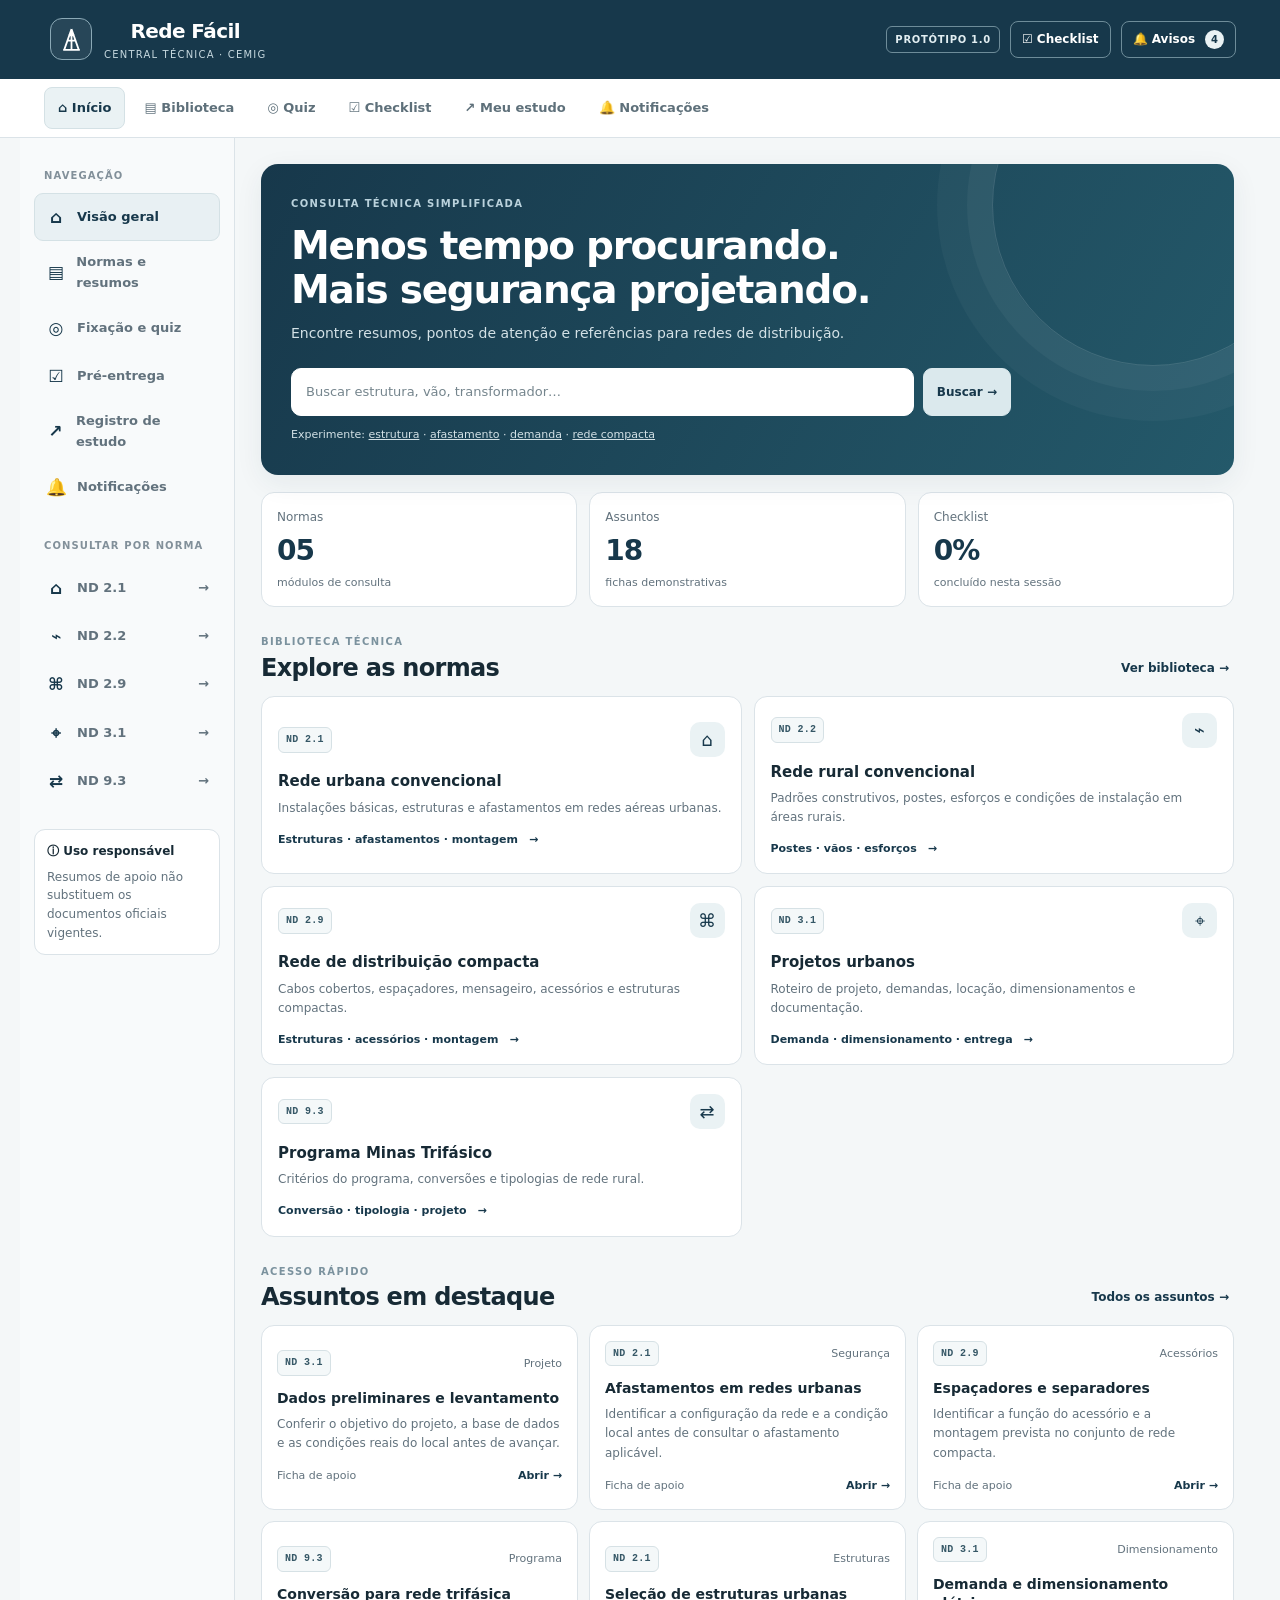
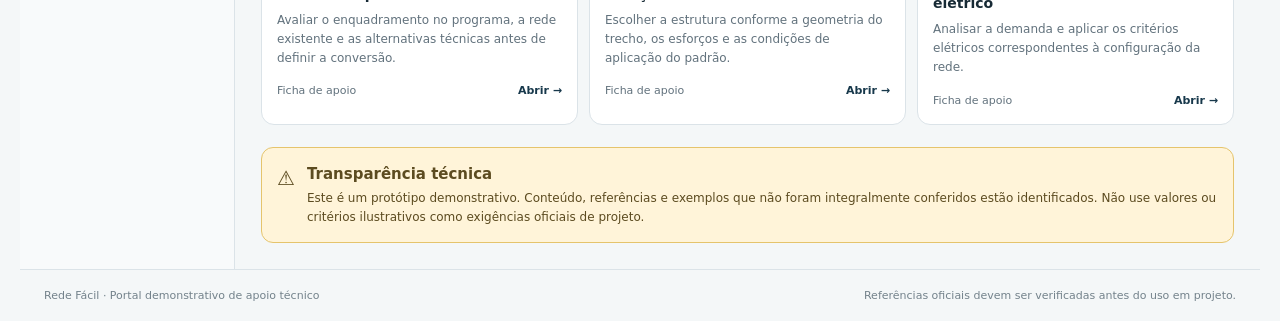
<file: public/index.html>
<!doctype html>
<html lang="pt-BR">
<head>
<meta charset="utf-8">
<meta name="viewport" content="width=device-width, initial-scale=1">
<meta name="description" content="Rede Fácil — portal de apoio técnico para projetos de redes de distribuição CEMIG.">
<title>Rede Fácil | Central Técnica CEMIG</title>
<style>
:root{--navy:#17384b;--navy2:#214e62;--teal:#2f7d79;--ink:#172a35;--muted:#62727d;--line:#dbe3e8;--bg:#f4f7f8;--white:#fff;--pale:#eaf2f4;--amber:#fff4d9;--amberline:#e5c46c;--green:#e8f5ee;--shadow:0 8px 28px rgba(25,55,70,.07)}
*{box-sizing:border-box}html{scroll-behavior:smooth}body{margin:0;background:var(--bg);color:var(--ink);font:15px/1.55 Inter,ui-sans-serif,system-ui,-apple-system,"Segoe UI",sans-serif}button,input,select,textarea{font:inherit}button{cursor:pointer}a{color:inherit}button:focus-visible,a:focus-visible,input:focus-visible,select:focus-visible,textarea:focus-visible{outline:3px solid #82b8c2;outline-offset:2px}
.topbar{background:var(--navy);color:#fff}.topinner{max-width:1240px;margin:auto;padding:15px 24px;display:flex;align-items:center;justify-content:space-between;gap:18px}.brand{display:flex;align-items:center;gap:12px;text-decoration:none;border:0;background:transparent;color:#fff;cursor:pointer}.brandmark{width:42px;height:42px;border:1px solid #8ba9b6;border-radius:12px;display:grid;place-items:center;background:#ffffff12}.brandmark svg{width:25px;height:25px}.brandname{font-size:20px;font-weight:800;letter-spacing:-.6px}.branddesc{font-size:10px;color:#c6d8df;letter-spacing:1.2px}.topright{display:flex;align-items:center;gap:10px}.version{font-size:10px;letter-spacing:.7px;font-weight:800;border:1px solid #6e8c99;padding:5px 8px;border-radius:6px;color:#e1edf1}.toplink{border:1px solid #6e8c99;background:transparent;color:#fff;padding:8px 11px;border-radius:8px;font-size:12px;font-weight:700;display:inline-flex;align-items:center;gap:6px;cursor:pointer;transition:.15s}.toplink:hover{background:#ffffff1a}
.navwrap{background:#fff;border-bottom:1px solid var(--line);position:sticky;top:0;z-index:10}.nav{max-width:1240px;margin:auto;display:flex;gap:5px;padding:8px 24px;overflow-x:auto}.nav button{white-space:nowrap;border:1px solid transparent;border-radius:8px;background:transparent;color:#5e707a;font-weight:700;font-size:13px;padding:10px 13px}.nav button.active,.nav button:hover{background:var(--pale);border-color:#d4e1e5;color:var(--navy)}
.layout{max-width:1240px;margin:auto;display:grid;grid-template-columns:215px minmax(0,1fr);min-height:calc(100vh - 120px)}.sidebar{border-right:1px solid var(--line);padding:22px 14px;background:#f8fafb}.side-label{font-size:10px;text-transform:uppercase;letter-spacing:1.1px;color:#82909a;font-weight:800;margin:8px 10px 10px}.sidebtn{display:flex;align-items:center;gap:10px;width:100%;text-align:left;padding:10px;border-radius:9px;border:1px solid transparent;background:transparent;color:#62727d;font-weight:650;font-size:13px}.sidebtn.active,.sidebtn:hover{background:#e8f0f3;border-color:#d4e1e5;color:var(--navy)}.sideico{width:22px;text-align:center;font-size:17px;color:var(--navy)}.side-note{border:1px solid var(--line);border-radius:11px;padding:12px;margin-top:24px;font-size:12px;color:var(--muted);background:#fff}
main{padding:26px;min-width:0}.page{display:none}.page.active{display:block}.hero{background:linear-gradient(120deg,#17384b,#24596a);color:#fff;border-radius:17px;padding:32px 30px;position:relative;overflow:hidden;box-shadow:var(--shadow)}.hero:after{content:"";position:absolute;right:-80px;top:-120px;width:320px;height:320px;border:1px solid #ffffff24;border-radius:50%;box-shadow:0 0 0 25px #ffffff0a,0 0 0 55px #ffffff08;pointer-events:none}.hero>*{position:relative;z-index:1}.eyebrow{font-size:10px;letter-spacing:1.35px;font-weight:850;text-transform:uppercase;color:#7b929e}.hero .eyebrow{color:#bad2dc}.hero h1{font-size:clamp(27px,4vw,39px);line-height:1.12;letter-spacing:-1.3px;max-width:620px;margin:13px 0 12px;font-weight:800}.hero p{color:#d3e1e6;max-width:610px;margin:0;font-size:14px}.searchbar{display:flex;gap:9px;max-width:720px;margin-top:23px}.searchbar input{flex:1;min-width:0;background:#fff;color:#172a35;border:1px solid #fff;border-radius:10px;padding:13px 14px;font-size:13px}.searchbar input::placeholder{color:#75858d}.btn{border:1px solid var(--line);background:#fff;color:var(--ink);border-radius:9px;padding:10px 13px;font-size:12px;font-weight:750;transition:.15s;cursor:pointer}.btn:hover{border-color:#9db7c1}.btn.primary{background:var(--navy);color:#fff;border-color:var(--navy)}.hero .btn.primary{background:#dbe9ed;color:#17384b;border-color:#dbe9ed}.hero .btn.primary:hover{background:#fff}.hint{font-size:11px;color:#d3e1e6;margin-top:10px}.hint span{cursor:pointer;text-decoration:underline}
.kpis{display:grid;grid-template-columns:repeat(3,1fr);gap:12px;margin:17px 0 27px}.kpi,.panel,.normcard,.topiccard{background:#fff;border:1px solid var(--line);border-radius:13px}.kpi{padding:15px}.kpi-label{font-size:12px;color:var(--muted)}.kpi-number{font-size:28px;letter-spacing:-1px;font-weight:850;margin:2px 0;font-variant-numeric:tabular-nums;color:var(--navy)}.kpi-sub{font-size:11px;color:var(--muted)}
.section{margin-top:27px}.sectionhead{display:flex;justify-content:space-between;align-items:end;gap:15px;margin-bottom:13px}.sectionhead h2,.pagehead h1{font-size:24px;line-height:1.2;letter-spacing:-.7px;margin:4px 0 0;font-weight:800}.textlink{border:0;background:transparent;color:var(--navy);font-weight:750;font-size:12px;padding:5px;cursor:pointer}.normgrid{display:grid;grid-template-columns:repeat(2,minmax(0,1fr));gap:12px}.normcard{padding:16px;text-align:left;width:100%;color:var(--ink);transition:.15s;cursor:pointer}.normcard:hover,.topiccard:hover{transform:translateY(-2px);border-color:#9ab8c2;box-shadow:var(--shadow)}.normtop{display:flex;justify-content:space-between;align-items:center}.tag{display:inline-flex;border:1px solid #d6e1e5;background:#f4f8f9;border-radius:6px;padding:4px 7px;font-size:10px;font-weight:850;letter-spacing:.3px;color:#355766;font-family:monospace}.normicon{width:35px;height:35px;display:grid;place-items:center;background:var(--pale);border-radius:10px;font-size:18px;color:var(--navy)}.normcard h3{font-size:15px;margin:13px 0 5px;font-weight:800}.normcard p{font-size:12px;color:var(--muted);margin:0;line-height:1.6}.normfoot{font-size:11px;font-weight:750;color:var(--navy);margin-top:13px}.topicgrid{display:grid;grid-template-columns:repeat(3,minmax(0,1fr));gap:11px}.topiccard{padding:15px;text-align:left;width:100%;color:var(--ink);transition:.15s;cursor:pointer}.topicmeta{display:flex;justify-content:space-between;align-items:center;gap:8px}.topiccard h3{font-size:14px;line-height:1.35;margin:13px 0 7px;font-weight:800}.topiccard p{font-size:12px;color:var(--muted);line-height:1.6;margin:0}.topicfoot{display:flex;justify-content:space-between;align-items:center;gap:8px;margin-top:14px;font-size:11px;color:var(--muted)}
.notice{display:flex;gap:12px;padding:15px;border:1px solid var(--amberline);background:var(--amber);border-radius:12px;margin-top:22px;color:#5c4b20}.notice strong{display:block;margin-bottom:3px}.notice p{margin:0;font-size:12px;line-height:1.6}.noticeicon{font-size:20px}
.pagehead{margin-bottom:20px}.pagehead p{color:var(--muted);margin:8px 0 0;max-width:760px;font-size:13px}.back{border:0;background:transparent;padding:0;color:var(--muted);font-size:12px;font-weight:700;margin-bottom:17px;cursor:pointer}.back:hover{color:var(--navy)}.filters{display:flex;flex-wrap:wrap;gap:7px;margin-bottom:15px}.chip{border:1px solid var(--line);background:#fff;border-radius:999px;padding:7px 11px;font-size:11px;font-weight:750;color:#5c6f79;cursor:pointer;transition:.15s}.chip.active{background:#e6f0f3;border-color:#a9c5ce;color:var(--navy)}.formrow{display:grid;grid-template-columns:1fr 220px;gap:12px;margin:15px 0}.field label{display:block;font-size:11px;font-weight:800;margin-bottom:7px}.field input,.field select,.field textarea{width:100%;border:1px solid var(--line);background:#fff;border-radius:9px;padding:11px 12px;color:var(--ink);font-size:13px}.resultline{display:flex;justify-content:space-between;gap:12px;align-items:center;margin:18px 0 11px;font-size:13px;font-weight:800}.muted{color:var(--muted)}.small{font-size:11px}.detail{background:#fff;border:1px solid var(--line);border-radius:14px;padding:22px;margin-top:18px}.detail h2{font-size:24px;letter-spacing:-.7px;line-height:1.2;margin:12px 0 5px;font-weight:800}.detail h3{font-size:14px;margin:0 0 8px;font-weight:800}.detail p,.detail li{font-size:13px;line-height:1.75}.detail ul{padding-left:19px}.detailsection{margin-top:20px}.refbox{border:1px solid var(--line);background:#f8fafb;border-radius:11px;padding:14px}.refbox a{font-size:12px;font-weight:750;color:#214e62;text-underline-offset:3px;text-decoration:underline}.status{font-size:11px;color:#6e5b24;background:#fff7df;border:1px solid #edda9d;border-radius:6px;padding:5px 7px;display:inline-block;font-weight:700}.quizbox{max-width:760px}.quizhead{display:flex;justify-content:space-between;gap:12px;align-items:center}.progress{height:5px;background:#e5ecef;border-radius:99px;overflow:hidden;margin:14px 0 23px}.progress div{height:100%;background:var(--teal);width:0;transition:width .2s}.question{font-size:18px;line-height:1.45;letter-spacing:-.3px;font-weight:800;margin:0 0 16px}.answer{display:block;width:100%;text-align:left;border:1px solid var(--line);border-radius:10px;background:#fff;color:var(--ink);padding:12px;margin-top:8px;font-size:13px;line-height:1.6;cursor:pointer}.answer:hover:not(:disabled){border-color:#94b5c0}.answer.correct{background:#e9f5ee;border-color:#73b894;font-weight:600}.answer.wrong{background:#fff0eb;border-color:#d9a193}.feedback{margin-top:15px;background:#f0f5f6;border-radius:10px;padding:13px;font-size:13px;line-height:1.65}.checkgroup{padding:18px;margin-top:12px}.checkgroup h3{margin:0;font-size:14px;font-weight:800}.checkitem{display:flex;align-items:flex-start;gap:11px;padding:12px 0;border-bottom:1px solid #edf1f3;font-size:13px;line-height:1.55;cursor:pointer}.checkitem:last-child{border-bottom:0;padding-bottom:0}.checkitem input{accent-color:var(--teal);width:16px;height:16px;margin-top:3px;flex-shrink:0}.studyform{max-width:780px;padding:19px}.studyform .field{margin-bottom:13px}.historyitem{padding:15px;margin-top:10px}.historyitem h3{margin:10px 0 4px;font-size:14px;font-weight:800}.empty{padding:28px;text-align:center;color:var(--muted);border:1px dashed var(--line);border-radius:12px;font-size:13px}.footer{max-width:1240px;margin:auto;padding:17px 24px;display:flex;justify-content:space-between;gap:12px;flex-wrap:wrap;color:#73828b;font-size:11px;border-top:1px solid var(--line)}
@media(max-width:850px){.layout{grid-template-columns:1fr}.sidebar{display:none}main{padding:20px}.topicgrid{grid-template-columns:repeat(2,minmax(0,1fr))}.topinner{padding:13px 18px}.nav{padding:7px 15px}}
@media(max-width:560px){main{padding:14px}.hero{padding:22px 18px}.hero h1{font-size:26px}.kpis{gap:7px}.kpi{padding:10px}.kpi-number{font-size:22px}.normgrid,.topicgrid{grid-template-columns:1fr}.formrow{grid-template-columns:1fr}.topright .version{display:none}.brandname{font-size:18px}.pagehead h1{font-size:24px}.sectionhead h2{font-size:22px}.footer{padding:15px}.detail{padding:16px}}
@media print{.topbar,.navwrap,.sidebar,.footer,.no-print,.back,.btn{display:none!important}.layout{display:block;max-width:none}.layout main{padding:0}.page{display:none!important}.page.active{display:block!important}.checkgroup,.panel{break-inside:avoid}.checkitem input{print-color-adjust:exact}}
</style>
</head>
<body>
<header class="topbar"><div class="topinner">
<button class="brand" data-view="home"><span class="brandmark"><svg viewBox="0 0 24 24" fill="none" stroke="currentColor" stroke-width="1.7"><path d="M12 2 5 22M12 2l7 20M8 13h8M9 8h6M4 22h16M12 2v20"/></svg></span><span><span class="brandname">Rede Fácil</span><span class="branddesc" style="display:block">CENTRAL TÉCNICA · CEMIG</span></span></button>
<div class="topright"><span class="version">PROTÓTIPO 1.0</span><button class="toplink" data-view="checklist">☑ Checklist</button><button class="toplink" data-view="notifs" id="topNotifsBtn">🔔 Avisos <span id="topNotifCount" style="background:#eaf2f4;color:#17384b;padding:2px 6px;border-radius:10px;font-size:10px;font-weight:800;margin-left:4px">4</span></button></div>
</div></header>
<div class="navwrap"><nav class="nav" aria-label="Navegação principal"><button class="active" data-view="home">⌂ Início</button><button data-view="library">▤ Biblioteca</button><button data-view="quiz">◎ Quiz</button><button data-view="checklist">☑ Checklist</button><button data-view="study">↗ Meu estudo</button><button data-view="notifs">🔔 Notificações</button></nav></div>
<div class="layout">
<aside class="sidebar"><div class="side-label">Navegação</div>
<button class="sidebtn active" data-view="home"><span class="sideico">⌂</span>Visão geral</button><button class="sidebtn" data-view="library"><span class="sideico">▤</span>Normas e resumos</button><button class="sidebtn" data-view="quiz"><span class="sideico">◎</span>Fixação e quiz</button><button class="sidebtn" data-view="checklist"><span class="sideico">☑</span>Pré-entrega</button><button class="sidebtn" data-view="study"><span class="sideico">↗</span>Registro de estudo</button><button class="sidebtn" data-view="notifs"><span class="sideico">🔔</span>Notificações</button>
<div class="side-label" style="margin-top:27px">Consultar por norma</div><div id="sideNorms"></div>
<div class="side-note"><strong style="color:var(--ink)">ⓘ Uso responsável</strong><p style="margin:7px 0 0">Resumos de apoio não substituem os documentos oficiais vigentes.</p></div></aside>
<main>
<section id="page-home" class="page active">
<div class="hero"><div class="eyebrow">Consulta técnica simplificada</div><h1>Menos tempo procurando. Mais segurança projetando.</h1><p>Encontre resumos, pontos de atenção e referências para redes de distribuição.</p>
<form id="homeSearch" class="searchbar"><input id="homeQuery" placeholder="Buscar estrutura, vão, transformador…" autocomplete="off" aria-label="Buscar por assunto"><button class="btn primary" type="submit">Buscar →</button></form><div class="hint">Experimente: <span data-search="estrutura">estrutura</span> · <span data-search="afastamento">afastamento</span> · <span data-search="demanda">demanda</span> · <span data-search="rede compacta">rede compacta</span></div></div>
<div class="kpis"><div class="kpi"><div class="kpi-label">Normas</div><div class="kpi-number">05</div><div class="kpi-sub">módulos de consulta</div></div><div class="kpi"><div class="kpi-label">Assuntos</div><div class="kpi-number" id="topicTotal">18</div><div class="kpi-sub">fichas demonstrativas</div></div><div class="kpi"><div class="kpi-label">Checklist</div><div class="kpi-number" id="checkKpi">0%</div><div class="kpi-sub">concluído nesta sessão</div></div></div>
<div class="section"><div class="sectionhead"><div><div class="eyebrow">Biblioteca técnica</div><h2>Explore as normas</h2></div><button class="textlink" data-view="library">Ver biblioteca →</button></div><div class="normgrid" id="normGrid"></div></div>
<div class="section"><div class="sectionhead"><div><div class="eyebrow">Acesso rápido</div><h2>Assuntos em destaque</h2></div><button class="textlink" data-view="library">Todos os assuntos →</button></div><div class="topicgrid" id="featuredGrid"></div></div>
<div class="notice"><span class="noticeicon">⚠</span><div><strong>Transparência técnica</strong><p>Este é um protótipo demonstrativo. Conteúdo, referências e exemplos que não foram integralmente conferidos estão identificados. Não use valores ou critérios ilustrativos como exigências oficiais de projeto.</p></div></div>
</section>
<section id="page-library" class="page"><button class="back" data-view="home">← Início</button><div class="pagehead"><div class="eyebrow">Biblioteca de referência</div><h1>Normas e resumos</h1><p>Filtre por norma, pesquise um assunto ou abra uma ficha para consultar pontos de atenção, erros frequentes e referências para validação.</p></div>
<div class="filters" id="filterChips"></div><div class="formrow"><div class="field"><label for="libraryQuery">Buscar assunto</label><input id="libraryQuery" placeholder="Ex.: aterramento, estrutura, demanda…"></div><div class="field"><label for="librarySort">Organizar resultados</label><select id="librarySort"><option value="norm">Por norma</option><option value="topic">Por assunto</option></select></div></div>
<div class="resultline"><span>Resultados</span><span class="muted" id="resultCount">18 fichas</span></div><div id="libraryGrid" class="topicgrid"></div><div id="libraryEmpty" class="empty" hidden>Nenhum resultado encontrado. Tente outro termo ou selecione outra norma.</div><div id="detail" class="detail" hidden></div></section>
<section id="page-quiz" class="page"><button class="back" data-view="home">← Início</button><div class="pagehead"><div class="eyebrow">Treinamento contínuo</div><h1>Fixação e quiz</h1><p>Treine o raciocínio de projeto com perguntas curtas e explicações após cada resposta.</p></div><div class="panel quizbox" style="padding:20px"><div class="quizhead"><span class="tag" id="quizNorm">CONCEITOS GERAIS</span><span class="muted small" id="quizCount">1/8</span></div><div class="progress"><div id="quizProgress"></div></div><h2 id="quizQuestion" class="question"></h2><div id="quizOptions"></div><div id="quizFeedback" class="feedback" hidden></div><button id="quizNext" class="btn primary" style="width:100%;margin-top:15px" hidden>Próxima pergunta →</button><div id="quizEnd" hidden style="text-align:center;padding:15px 0"><h2 id="quizScore" style="font-size:27px;margin:12px 0 6px"></h2><p class="muted">Revise os temas em que errou e tente novamente.</p><button id="quizRestart" class="btn primary">Refazer quiz</button></div></div><div class="notice"><span class="noticeicon">ⓘ</span><div><strong>Quiz didático</strong><p>As perguntas são exercícios de raciocínio. Não são questões oficiais da CEMIG nem substituem a leitura dos critérios normativos.</p></div></div></section>
<section id="page-checklist" class="page"><button class="back" data-view="home">← Início</button><div class="pagehead"><div class="eyebrow">Conferência de projeto</div><h1>Checklist pré-entrega</h1><p>Marque os pontos conferidos para acompanhar a revisão do projeto. A lista é auxiliar e deve ser adaptada ao tipo de obra.</p></div><div class="panel" style="padding:17px"><div style="display:flex;justify-content:space-between;align-items:center;gap:12px"><div><strong id="checkCount">0 de 12 itens</strong><div class="muted small">Progresso desta sessão</div></div><button id="checkReset" class="btn">Limpar</button></div><div class="progress"><div id="checkProgress"></div></div></div><div id="checkGroups"></div><div class="panel" style="padding:17px;margin-top:14px"><strong>Antes de liberar</strong><p class="muted" style="font-size:13px">A aprovação depende dos critérios oficiais aplicáveis, da revisão normativa, dos dados de campo e da validação técnica exigida pelo processo da empresa.</p><button id="printChecklist" class="btn primary">Imprimir / salvar em PDF</button></div></section>
<section id="page-study" class="page"><button class="back" data-view="home">← Início</button><div class="pagehead"><div class="eyebrow">Desenvolvimento técnico</div><h1>Meu estudo</h1><p>Registre o que estudou, as referências confirmadas e as dúvidas a resolver.</p></div><form id="studyForm" class="panel studyform"><div class="field"><label for="studyNorm">Norma</label><select id="studyNorm"></select></div><div class="field"><label for="studySubject">Assunto estudado</label><input id="studySubject" required placeholder="Ex.: seleção de estruturas"></div><div class="field"><label for="studyRef">Referência conferida</label><input id="studyRef" placeholder="Item, página, desenho e revisão"></div><div class="field"><label for="studyNotes">Resumo e dúvidas</label><textarea id="studyNotes" rows="3" placeholder="O que aprendeu? O que precisa confirmar?"></textarea></div><button class="btn primary" type="submit">Registrar estudo</button><p class="muted small">Os registros ficam apenas na sessão atual do navegador e não são enviados para um banco de dados externo.</p></form><div class="section"><div class="sectionhead"><h2>Histórico da sessão</h2><span class="muted small" id="historyCount">0 registros</span></div><div id="historyList"></div></div></section>
<section id="page-notifs" class="page"><button class="back" data-view="home">← Início</button><div class="pagehead"><div class="eyebrow">Avisos e Boletins Técnicos</div><h1>Atualizações Normativas CEMIG</h1><p>Acompanhe as revisões vigentes, comunicados técnicos e mudanças nos critérios de aprovação do APR.</p></div><div id="notifsList" style="display:flex;flex-direction:column;gap:14px"></div></section>
</main></div>
<footer class="footer"><span>Rede Fácil · Portal demonstrativo de apoio técnico</span><span>Referências oficiais devem ser verificadas antes do uso em projeto.</span></footer>
<script>
const NORMS=[
{id:"ND 2.1",title:"Rede urbana convencional",desc:"Instalações básicas, estruturas e afastamentos em redes aéreas urbanas.",icon:"⌂",focus:"Estruturas · afastamentos · montagem",url:"https://www.cemig.com.br/wp-content/uploads/2025/10/nd-2-1-instalacoes-basicas-de-redes-de-distribuicao-aereas-urbanas.pdf",status:"Revisão vigente a confirmar"},
{id:"ND 2.2",title:"Rede rural convencional",desc:"Padrões construtivos, postes, esforços e condições de instalação em áreas rurais.",icon:"⌁",focus:"Postes · vãos · esforços",url:"https://www.cemig.com.br/wp-content/uploads/2025/10/nd_2_2.pdf",status:"Revisão vigente a confirmar"},
{id:"ND 2.9",title:"Rede de distribuição compacta",desc:"Cabos cobertos, espaçadores, mensageiro, acessórios e estruturas compactas.",icon:"⌘",focus:"Estruturas · acessórios · montagem",url:"https://www.cemig.com.br/wp-content/uploads/2025/10/ND_2-9-Instalacoes_Basicas_RD_Compactas.pdf",status:"Revisão vigente a confirmar"},
{id:"ND 3.1",title:"Projetos urbanos",desc:"Roteiro de projeto, demandas, locação, dimensionamentos e documentação.",icon:"⌖",focus:"Demanda · dimensionamento · entrega",url:"https://www.cemig.com.br/wp-content/uploads/2025/10/ND_3_1_2025.pdf",status:"Edição de julho de 2025 identificada; vigência a confirmar"},
{id:"ND 9.3",title:"Programa Minas Trifásico",desc:"Critérios do programa, conversões e tipologias de rede rural.",icon:"⇄",focus:"Conversão · tipologia · projeto",url:"https://www.cemig.com.br/wp-content/uploads/2025/10/ND-9.3-programa-minas-trifasico.pdf",status:"Revisão vigente a confirmar"}
];
const TOPICS=[
{id:1,n:"ND 2.1",title:"Afastamentos em redes urbanas",cat:"Segurança",ref:"Capítulo 3 da edição consultada; item, tabela e desenho exatos a conferir na revisão aplicável.",summary:"Identificar a configuração da rede e a condição local antes de consultar o afastamento aplicável.",check:["Conferir a tensão e a configuração da rede.","Identificar a situação do afastamento e o desenho pertinente.","Validar o valor na tabela oficial vigente."],error:"Usar de memória um valor de outra configuração ou tratar uma situação específica como regra universal.",tags:"distância afastamento segurança altura solo sacada"},
{id:2,n:"ND 2.1",title:"Seleção de estruturas urbanas",cat:"Estruturas",ref:"Desenhos de estruturas da ND 2.1; código e página a confirmar.",summary:"Escolher a estrutura conforme a geometria do trecho, os esforços e as condições de aplicação do padrão.",check:["Conferir alinhamento e ângulo do trecho.","Avaliar esforços e condição de montagem.","Comparar a solução com o desenho completo."],error:"Selecionar a estrutura apenas pela aparência ou pelo uso em um projeto anterior.",tags:"poste estrutura alinhamento esforço N1 N2 N3 N4"},
{id:3,n:"ND 2.1",title:"Materiais e montagem",cat:"Materiais",ref:"Desenho construtivo e lista de materiais correspondentes na ND 2.1.",summary:"Compatibilizar o conjunto de materiais com a estrutura selecionada e com a montagem prevista.",check:["Conferir componentes e quantidades.","Verificar compatibilidade do conjunto.","Confirmar a lista de materiais correspondente."],error:"Copiar a lista de outro projeto sem conferir a configuração.",tags:"material montagem lista acessórios cruzeta"},
{id:4,n:"ND 2.2",title:"Vãos e condições do terreno",cat:"Vãos",ref:"Critérios de projeto e desenhos aplicáveis da ND 2.2; valores a validar.",summary:"Avaliar a geometria do traçado, as condições do terreno e a compatibilidade mecânica dos vãos.",check:["Conferir levantamento e perfil do terreno.","Avaliar condutores, esforços e condições de montagem.","Confirmar os limites aplicáveis na norma."],error:"Considerar o comprimento do vão isoladamente, sem avaliar as demais condições.",tags:"vão terreno perfil flecha rural relevo"},
{id:5,n:"ND 2.2",title:"Postes e esforços mecânicos",cat:"Postes",ref:"Gráficos de utilização e desenhos de estruturas da ND 2.2; item exato a confirmar.",summary:"Verificar os esforços atuantes e a aplicação da estrutura antes de especificar o poste.",check:["Identificar as condições do trecho.","Verificar os esforços e o conjunto estrutural.","Conferir a aplicação na tabela ou desenho oficial."],error:"Escolher o poste somente pela altura ou repetir a especificação sem verificar os esforços.",tags:"poste esforço mecânico ancoragem engaste"},
{id:6,n:"ND 2.2",title:"Condutores e neutro",cat:"Condutores",ref:"Notas gerais e tabelas de condutores da edição aplicável da ND 2.2.",summary:"Conferir o tipo e a seção do condutor e sua compatibilidade com a configuração projetada.",check:["Identificar sistema e configuração elétrica.","Conferir condutor, neutro e aplicação prevista.","Validar o padrão e os critérios de dimensionamento."],error:"Escolher uma seção por semelhança com outro projeto sem validar a aplicação.",tags:"condutor neutro seção cabo CAA alumínio"},
{id:7,n:"ND 2.9",title:"Espaçadores e separadores",cat:"Acessórios",ref:"Terminologia e desenhos construtivos da ND 2.9; desenho específico a confirmar.",summary:"Identificar a função do acessório e a montagem prevista no conjunto de rede compacta.",check:["Confirmar o tipo de rede compacta.","Conferir função e aplicação do acessório.","Verificar o desenho e os componentes associados."],error:"Selecionar um acessório sem conferir o desenho e a compatibilidade do conjunto.",tags:"espaçador separador acessório losango anel"},
{id:8,n:"ND 2.9",title:"Cabos cobertos e mensageiro",cat:"Condutores",ref:"Terminologia e detalhes de montagem da ND 2.9; item e desenho exatos a confirmar.",summary:"Conferir a função dos cabos e os detalhes de sustentação e fixação previstos no padrão.",check:["Identificar os componentes do sistema.","Conferir sustentação e montagem.","Validar o padrão completo na norma."],error:"Tratar cabo coberto como cabo plenamente isolado ou ignorar a função do mensageiro.",tags:"cabo coberto mensageiro amarração sustentação"},
{id:9,n:"ND 2.9",title:"Estruturas de rede compacta",cat:"Estruturas",ref:"Desenhos de estruturas e tabelas de aplicação da ND 2.9; revisão a confirmar.",summary:"Selecionar o conjunto construtivo correspondente às condições de alinhamento, ancoragem e montagem.",check:["Verificar a geometria do trecho.","Conferir esforços e condições de aplicação.","Validar o desenho completo e os materiais."],error:"Misturar acessórios ou desenhos de rede convencional com os de rede compacta.",tags:"estrutura compacta braço ancoragem CE1 CE2 CE3"},
{id:10,n:"ND 3.1",title:"Dados preliminares e levantamento",cat:"Projeto",ref:"Capítulo 1 do roteiro, p. 13 da edição de julho de 2025 identificada; confirmar edição.",summary:"Conferir o objetivo do projeto, a base de dados e as condições reais do local antes de avançar.",check:["Identificar objetivo e escopo.","Conferir planta, cadastro e levantamento.","Registrar divergências encontradas em campo."],error:"Iniciar a solução sem verificar se os dados de campo correspondem ao cadastro.",tags:"levantamento campo cadastro planta topografia"},
{id:11,n:"ND 3.1",title:"Demanda e dimensionamento elétrico",cat:"Dimensionamento",ref:"Capítulo 2 do roteiro, p. 14, e capítulos específicos de demanda e dimensionamento; confirmar edição.",summary:"Analisar a demanda e aplicar os critérios elétricos correspondentes à configuração da rede.",check:["Confirmar a demanda e as condições de atendimento.","Verificar condutores e queda de tensão.","Consultar os critérios de proteção e dimensionamento aplicáveis."],error:"Definir condutor ou solução elétrica sem validar demanda e critérios de dimensionamento.",tags:"demanda carga queda tensão condutor kVA"},
{id:12,n:"ND 3.1",title:"Locação de postes",cat:"Locação",ref:"Capítulo 3 do roteiro, p. 14, e capítulo específico de locação, p. 21, na edição consultada; confirmar edição.",summary:"Compatibilizar a posição dos postes com o traçado, as condições de campo e as estruturas previstas.",check:["Conferir traçado e interferências.","Validar posição e condições dos postes.","Compatibilizar locação com os desenhos de projeto."],error:"Locar postes sem considerar interferências ou condições reais do local.",tags:"locação poste traçado interferência calçada"},
{id:13,n:"ND 3.1",title:"Dimensionamento mecânico",cat:"Dimensionamento",ref:"Capítulo 5 do roteiro, p. 14, e capítulo específico de dimensionamento mecânico, p. 58, conforme edição consultada.",summary:"Conferir esforços, estruturas e postes considerando a situação projetada e os critérios aplicáveis.",check:["Identificar condições mecânicas do trecho.","Validar esforços e estruturas.","Conferir poste e conjunto construtivo."],error:"Usar a estrutura mais comum sem verificar as condições mecânicas do local.",tags:"esforço poste estrutura mecânico tração"},
{id:14,n:"ND 3.1",title:"Materiais e apresentação",cat:"Documentação",ref:"Capítulo 6 do roteiro, p. 15, e capítulo de materiais e orçamento; capítulo 7 para apresentação, na edição consultada.",summary:"Conferir a consistência entre desenhos, cálculos, lista de materiais e documentação de entrega.",check:["Compatibilizar desenhos e materiais.","Conferir quantidades e orçamento.","Revisar os documentos e formulários de entrega."],error:"Finalizar o desenho sem cruzar materiais, orçamento e documentação.",tags:"orçamento materiais desenho entrega NS memorial"},
{id:15,n:"ND 9.3",title:"Conversão para rede trifásica",cat:"Programa",ref:"Capítulo 6 da ND 9.3 consultada; seção de conversões de redes, p. 6-1 indicada no documento. Revisão vigente a confirmar.",summary:"Avaliar o enquadramento no programa, a rede existente e as alternativas técnicas antes de definir a conversão.",check:["Confirmar o escopo do programa.","Avaliar a configuração da rede existente.","Verificar tipologia e critérios complementares aplicáveis."],error:"Tratar a conversão como mera troca de condutores sem avaliar o conjunto da solução.",tags:"minas trifásico conversão monofásica rural"},
{id:16,n:"ND 9.3",title:"Escolha da tipologia rural",cat:"Tipologia",ref:"Capítulo 6, seção de escolha da tipologia, p. 6-1 indicada na ND 9.3 consultada; revisão vigente a confirmar.",summary:"Identificar as condições da obra e conferir os critérios do programa para selecionar a tipologia.",check:["Confirmar se a obra se enquadra no programa.","Avaliar as condições do traçado e da área.","Consultar a norma de instalação correspondente."],error:"Escolher a tipologia por preferência sem conferir as condições de aplicação.",tags:"tipologia rural convencional compacta"},
{id:17,n:"ND 9.3",title:"Projeto rural e normas complementares",cat:"Projeto",ref:"Capítulo 6, seções de projetos convencionais e compactos; referências a ND 2.2 e ND 3.2 na edição consultada.",summary:"Usar a norma do programa em conjunto com as normas específicas da tipologia e do projeto.",check:["Identificar a tipologia da obra.","Localizar as normas complementares citadas.","Conferir os critérios de projeto e instalação."],error:"Usar automaticamente critérios de projeto urbano em um projeto rural.",tags:"ND 3.2 projeto rural PRORDR"},
{id:18,n:"ND 9.3",title:"Aterramento e continuidade",cat:"Segurança",ref:"Capítulo 7, seção de aterramento, p. 7-1 indicada na ND 9.3 consultada; requisitos detalhados a confirmar.",summary:"Conferir os requisitos de aterramento e continuidade aplicáveis à configuração projetada.",check:["Identificar a configuração e o padrão de rede.","Consultar os requisitos oficiais de aterramento.","Validar os detalhes de montagem e interligação."],error:"Presumir que o aterramento de qualquer tipologia segue o mesmo arranjo sem conferir o padrão.",tags:"aterramento neutro continuidade segurança haste"}
];
const QUIZ=[
{n:"ND 3.1",q:"Qual sequência é mais adequada para iniciar um projeto urbano?",a:["Definir poste e estrutura antes do levantamento.","Obter os dados preliminares, avaliar a demanda e seguir para locação e dimensionamentos.","Preparar o orçamento antes de definir a solução."],c:1,e:"O roteiro de projeto consultado organiza levantamento, demanda, locação, dimensionamentos, orçamento e apresentação."},
{n:"ND 2.1",q:"Antes de aplicar um afastamento em uma rede urbana, o que fazer?",a:["Usar o valor que costuma ser aplicado em outros projetos.","Confirmar configuração, condição local e referência normativa aplicável.","Escolher a distância visualmente no desenho."],c:1,e:"O valor precisa ser confirmado na tabela e no desenho correspondentes à situação real e à revisão aplicável."},
{n:"ND 2.2",q:"O que deve orientar a escolha de um poste rural?",a:["Somente a altura do poste.","O modelo usado no projeto anterior.","Condições do trecho, esforços e aplicação prevista na norma."],c:2,e:"A escolha deve ser compatível com as condições reais e com os critérios mecânicos e construtivos."},
{n:"ND 2.9",q:"Como selecionar um acessório de rede compacta?",a:["Verificar função, desenho construtivo e compatibilidade do conjunto.","Escolher o que estiver disponível sem conferir aplicação.","Usar automaticamente o acessório da rede convencional."],c:0,e:"Os componentes devem corresponder ao padrão construtivo e às condições de aplicação da rede compacta."},
{n:"ND 3.1",q:"O levantamento aponta transformador monofásico, mas a solução solicitada é trifásica. Qual é a conduta correta?",a:["Assumir que o transformador existente atende.","Avaliar a configuração elétrica e validar a solução e as adequações necessárias.","Alterar apenas o desenho dos condutores."],c:1,e:"A solução precisa considerar a rede e o transformador existentes e os critérios técnicos de atendimento."},
{n:"ND 3.1",q:"Qual prática ajuda a reduzir inconsistências antes da entrega?",a:["Conferir somente a prancha final.","Reutilizar o projeto antigo sem atualizar os dados.","Cruzar levantamento, dimensionamentos, desenhos, materiais e documentação."],c:2,e:"A conferência cruzada ajuda a encontrar divergências entre dados, solução e documentos."},
{n:"ND 9.3",q:"Em uma obra candidata ao Minas Trifásico, o que deve ser verificado?",a:["Enquadramento no programa, tipologia e normas complementares aplicáveis.","Somente o comprimento da rede.","Apenas a quantidade de postes."],c:0,e:"O escopo e os critérios específicos do programa devem ser conferidos antes de concluir a solução."},
{n:"Todas",q:"Como registrar uma referência técnica de forma rastreável?",a:["Anotar somente um resumo.","Registrar norma, revisão, item, página ou desenho e condição de aplicação.","Guardar uma captura de tela sem indicar a origem."],c:1,e:"A rastreabilidade permite localizar e validar o critério na fonte oficial."}
];
const CHECKS=[
{title:"1. Levantamento e dados",items:["Objetivo, escopo e tipo de obra identificados.","Cadastro, planta e condições de campo conferidos.","Traçado, interferências, postes e rede existente verificados."]},
{title:"2. Solução e dimensionamento",items:["Configuração da rede e transformador compatíveis com a solução.","Demanda e critérios de dimensionamento elétrico conferidos.","Estruturas, esforços, postes e condições de aplicação verificados.","Afastamentos e requisitos de segurança validados na norma aplicável."]},
{title:"3. Materiais e documentação",items:["Tipologia e normas complementares identificadas.","Desenhos e estruturas compatibilizados com a solução.","Materiais e quantidades conferidos com os desenhos.","Orçamento e documentos de entrega revisados.","Revisão normativa e referências oficiais conferidas."]}
];
const NOTIFS=[
{id:"notif-01",norma:"ND 3.1",title:"Edição de Julho de 2025 da ND 3.1: Atualização dos Capítulos de Demanda e Dimensionamento",date:"10/02/2026",code:"CEMIG-D/ENG-005/2025",summary:"A CEMIG disponibilizou a edição consolidada de 2025 da ND 3.1 organizando os roteiros de levantamento, locação de postes e critérios de cálculo elétrico e mecânico.",prev:"Formulários em planilhas separadas de carga.",novo:"Roteiro padronizado com cruzamento de dados de campo e cadastro georreferenciado.",impact:"Exige conferência prévia da planta com o sistema GIS antes da locação dos postes.",action:"Conferir o roteiro de 7 capítulos antes de protocolar projetos urbanos."},
{id:"notif-02",norma:"ND 9.3",title:"Programa Minas Trifásico: Diretrizes de Conversão e Escolha de Tipologia",date:"15/01/2026",code:"CEMIG-D/RUR-002/2026",summary:"Orientações técnicas para projetos rurais de conversão de redes monofásicas existentes para circuitos trifásicos sob o programa estadual.",prev:"Conversão direta mantendo cruzetas antigas.",novo:"Avaliação estrutural prévia e substituição por conjuntos trifásicos normatizados.",impact:"Projetos sem recálculo mecânico do poste na nova condição trifásica são devolvidos no APR.",action:"Anexar memória de esforços dos postes existentes mantidos."},
{id:"notif-03",norma:"ND 2.9",title:"Rede Compacta: Requisitos Construtivos de Acessórios e Espaçadores",date:"20/12/2025",code:"CEMIG-OP/FIS-019/2025",summary:"Reforço na fiscalização do uso correto de cabos cobertos e espaçadores losangulares em áreas com interferência de vegetação.",prev:"Tratamento genérico de proteção superficial.",novo:"Alerta explícito: cabo coberto não é isolado e exige respeito às distâncias de segurança.",impact:"Afastamentos a edifícios e solo devem obedecer à tabela da rede compacta.",action:"Verificar se todas as pranchas cotam a distância de 1,50m a janelas e sacadas."},
{id:"notif-04",norma:"ND 2.1",title:"Afastamentos em Redes Aéreas Urbanas: Conferência Obrigatória de Revisão",date:"05/11/2025",code:"CEMIG-CP-010/2025",summary:"Lembrete aos projetistas para confirmação da tabela de afastamentos mínimos de segurança em cruzamentos viários e fachadas prediais.",prev:"Valores memorizados de projetos antigos.",novo:"Obrigatoriedade de citar o desenho padrão específico na folha de notas gerais.",impact:"Reduz índice de devoluções no sistema WebProjetos.",action:"Inserir carimbo padrão citando a revisão e ano da ND 2.1 utilizada."}
];
const $=id=>document.getElementById(id);let currentView="home",filter="Todas",query="",selectedTopic=null,qIndex=0,qScore=0,qAnswered=false;const checked=new Set(),studyHistory=[];
function esc(s){return String(s).replace(/[&<>"']/g,c=>({"&":"&amp;","<":"&lt;",">":"&gt;",'"':"&quot;","'":"&#39;"}[c]));}
function norm(id){return NORMS.find(n=>n.id===id)||NORMS[0]}
function go(view){currentView=view;document.querySelectorAll(".page").forEach(p=>p.classList.toggle("active",p.id==="page-"+view));document.querySelectorAll("[data-view]").forEach(b=>b.classList.toggle("active",b.dataset.view===view));if(view==="library")renderLibrary();if(view==="quiz")renderQuiz();if(view==="checklist")renderChecks();if(view==="study")renderHistory();if(view==="notifs")renderNotifs();window.scrollTo({top:0,behavior:"smooth"});}
document.querySelectorAll("[data-view]").forEach(b=>b.addEventListener("click",e=>{e.preventDefault();go(b.dataset.view)}));
function normCard(n){return `<button class="normcard" data-norm="${esc(n.id)}"><div class="normtop"><span class="tag">${esc(n.id)}</span><span class="normicon">${n.icon}</span></div><h3>${esc(n.title)}</h3><p>${esc(n.desc)}</p><div class="normfoot">${esc(n.focus)}　→</div></button>`}
function topicCard(t){return `<button class="topiccard" data-topic="${t.id}"><div class="topicmeta"><span class="tag">${esc(t.n)}</span><span class="muted small">${esc(t.cat)}</span></div><h3>${esc(t.title)}</h3><p>${esc(t.summary)}</p><div class="topicfoot"><span>Ficha de apoio</span><strong style="color:var(--navy)">Abrir →</strong></div></button>`}
function bindCards(){document.querySelectorAll("[data-topic]").forEach(b=>b.addEventListener("click",()=>showDetail(+b.dataset.topic)));document.querySelectorAll("[data-norm]").forEach(b=>b.addEventListener("click",()=>{filter=b.dataset.norm;query="";$("libraryQuery").value="";go("library");renderLibrary()}));}
function initHome(){$("normGrid").innerHTML=NORMS.map(normCard).join("");$("sideNorms").innerHTML=NORMS.map(n=>`<button class="sidebtn" data-norm="${esc(n.id)}"><span class="sideico">${n.icon}</span>${esc(n.id)} <span style="margin-left:auto">→</span></button>`).join("");$("studyNorm").innerHTML=NORMS.map(n=>`<option>${esc(n.id)} - ${esc(n.title)}</option>`).join("");$("featuredGrid").innerHTML=[TOPICS[9],TOPICS[0],TOPICS[6],TOPICS[14],TOPICS[1],TOPICS[10]].map(topicCard).join("");document.querySelectorAll("[data-search]").forEach(s=>s.addEventListener("click",()=>{query=s.dataset.search;filter="Todas";$("libraryQuery").value=query;go("library");renderLibrary()}));bindCards();}
function renderLibrary(){const q=query.trim().toLocaleLowerCase("pt-BR");let list=TOPICS.filter(t=>(filter==="Todas"||t.n===filter)&&[t.title,t.n,t.cat,t.summary,t.error,t.tags,t.ref].join(" ").toLocaleLowerCase("pt-BR").includes(q));if($("librarySort").value==="topic")list.sort((a,b)=>a.title.localeCompare(b.title,"pt-BR"));else list.sort((a,b)=>NORMS.findIndex(n=>n.id===a.n)-NORMS.findIndex(n=>n.id===b.n)||a.id-b.id);$("filterChips").innerHTML=["Todas",...NORMS.map(n=>n.id)].map(n=>`<button class="chip ${filter===n?"active":""}" data-filter="${esc(n)}">${esc(n)}</button>`).join("");$("libraryGrid").innerHTML=list.map(topicCard).join("");$("resultCount").textContent=list.length+" ficha"+(list.length===1?"":"s");$("libraryEmpty").hidden=list.length>0;$("detail").hidden=true;document.querySelectorAll("[data-filter]").forEach(b=>b.addEventListener("click",()=>{filter=b.dataset.filter;renderLibrary()}));bindCards();}
function showDetail(id){const t=TOPICS.find(x=>x.id===id);if(!t)return;selectedTopic=t;const n=norm(t.n);$("detail").hidden=false;$("detail").innerHTML=`<button class="back" id="detailBack">← Voltar aos resultados</button><div style="display:flex;justify-content:space-between;gap:14px;align-items:start"><div><div style="display:flex;gap:8px;align-items:center;margin-bottom:4px"><span class="tag">${esc(t.n)}</span><span class="status">Critério Oficial CEMIG</span></div><h2>${esc(t.title)}</h2><p class="muted" style="font-size:12px;margin:0">${esc(t.cat)} · Ficha de apoio</p></div><span class="normicon">${n.icon}</span></div><div class="notice" style="margin-top:18px"><span class="noticeicon">ⓘ</span><div><strong>Conteúdo de apoio</strong><p>Este resumo não é uma transcrição normativa integral. Confirme os requisitos na revisão oficial aplicável.</p></div></div><div class="detailsection"><h3>Resumo rápido</h3><p>${esc(t.summary)}</p></div><div class="detailsection"><h3>Pontos para conferir</h3><ul>${t.check.map(c=>`<li>${esc(c)}</li>`).join("")}</ul></div><div class="detailsection" style="border-left:3px solid #c47a4d;background:#fff8f1;padding:13px;border-radius:0 9px 9px 0"><h3 style="color:#8c3d19">Erro recorrente a evitar</h3><p style="margin:0;color:#683017">${esc(t.error)}</p></div><div class="detailsection refbox"><h3>Referência para validação</h3><p>${esc(t.ref)}</p><p class="small muted">Situação documental: ${esc(n.status)}. Confirmar revisão, item, página e desenho antes de usar como critério de projeto.</p><a href="${esc(n.url)}" target="_blank" rel="noopener noreferrer">Abrir documento de referência no portal da CEMIG ↗</a><p class="small muted">O link direciona a um arquivo publicado no portal, mas a vigência deve ser confirmada no portal oficial.</p></div><button class="btn primary" id="detailQuiz" style="width:100%;margin-top:18px">Praticar quiz →</button>`;$("detailBack").onclick=()=>$("detail").hidden=true;$("detailQuiz").onclick=()=>go("quiz");$("detail").scrollIntoView({behavior:"smooth",block:"start"});}
$("homeSearch").addEventListener("submit",e=>{e.preventDefault();query=$("homeQuery").value;filter="Todas";$("libraryQuery").value=query;go("library");renderLibrary()});$("libraryQuery").addEventListener("input",e=>{query=e.target.value;renderLibrary()});$("librarySort").addEventListener("change",renderLibrary);
function renderQuiz(){const q=QUIZ[qIndex];$("quizEnd").hidden=true;if(!q){$("quizQuestion").textContent="Desafio concluído";$("quizNorm").textContent="RESULTADO";$("quizOptions").innerHTML="";$("quizFeedback").hidden=true;$("quizNext").hidden=true;$("quizEnd").hidden=false;$("quizScore").textContent=`${qScore} de ${QUIZ.length} acertos`;$("quizProgress").style.width="100%";$("quizCount").textContent=QUIZ.length+"/"+QUIZ.length;return;}qAnswered=false;$("quizCount").textContent=(qIndex+1)+"/"+QUIZ.length;$("quizNorm").textContent=q.n.toUpperCase();$("quizProgress").style.width=(qIndex/QUIZ.length*100)+"%";$("quizQuestion").textContent=q.q;$("quizFeedback").hidden=true;$("quizNext").hidden=true;$("quizOptions").innerHTML=q.a.map((a,i)=>`<button class="answer" data-answer="${i}">${String.fromCharCode(65+i)}. ${esc(a)}</button>`).join("");document.querySelectorAll("[data-answer]").forEach(b=>b.addEventListener("click",()=>{if(qAnswered)return;qAnswered=true;const a=+b.dataset.answer;if(a===q.c)qScore++;document.querySelectorAll("[data-answer]").forEach(x=>{x.disabled=true;const j=+x.dataset.answer;if(j===q.c)x.classList.add("correct");else if(j===a)x.classList.add("wrong")});$("quizFeedback").textContent=(a===q.c?"Resposta correta. ":"Revise este ponto. ")+q.e;$("quizFeedback").hidden=false;$("quizNext").textContent=qIndex===QUIZ.length-1?"Ver resultado →":"Próxima pergunta →";$("quizNext").hidden=false;}));}
$("quizNext").addEventListener("click",()=>{qIndex++;renderQuiz()});$("quizRestart").addEventListener("click",()=>{qIndex=0;qScore=0;renderQuiz()});
function renderChecks(){let id=0;$("checkGroups").innerHTML=CHECKS.map(g=>`<div class="panel checkgroup"><h3>${esc(g.title)}</h3>${g.items.map(text=>{const k=id++;return `<label class="checkitem"><input type="checkbox" data-check="${k}" ${checked.has(k)?"checked":""}><span>${esc(text)}</span></label>`}).join("")}</div>`).join("");document.querySelectorAll("[data-check]").forEach(b=>b.addEventListener("change",()=>{const k=+b.dataset.check;if(b.checked)checked.add(k);else checked.delete(k);updateCheckProgress()}));updateCheckProgress();}
function updateCheckProgress(){const total=CHECKS.reduce((a,g)=>a+g.items.length,0),num=checked.size,p=Math.round(num/total*100);$("checkCount").textContent=`${num} de ${total} itens`;$("checkProgress").style.width=p+"%";$("checkKpi").textContent=p+"%";}
$("checkReset").addEventListener("click",()=>{checked.clear();renderChecks()});$("printChecklist").addEventListener("click",()=>window.print());
$("studyForm").addEventListener("submit",e=>{e.preventDefault();studyHistory.unshift({n:$("studyNorm").value,subject:$("studySubject").value.trim(),ref:$("studyRef").value.trim(),notes:$("studyNotes").value.trim(),date:new Date().toLocaleDateString("pt-BR")});$("studySubject").value="";$("studyRef").value="";$("studyNotes").value="";renderHistory()});
function renderHistory(){$("historyCount").textContent=studyHistory.length+" registro"+(studyHistory.length===1?"":"s");$("historyList").innerHTML=studyHistory.length?studyHistory.map(h=>`<div class="panel historyitem"><div style="display:flex;justify-content:space-between;gap:12px;align-items:center"><span class="tag">${esc(h.n)}</span><span class="muted small">${esc(h.date)}</span></div><h3>${esc(h.subject)}</h3>${h.ref?`<p class="muted small">Referência: ${esc(h.ref)}</p>`:""}${h.notes?`<p style="font-size:13px">${esc(h.notes)}</p>`:""}</div>`).join(""):`<div class="empty">Seu histórico aparecerá aqui quando você registrar o primeiro estudo.</div>`;}
function renderNotifs(){$("notifsList").innerHTML=NOTIFS.map(n=>`<div class="panel" style="padding:18px;border-left:4px solid var(--navy2)"><div style="display:flex;justify-content:space-between;gap:10px;align-items:center"><span class="tag">${esc(n.norma)}</span><span class="muted small">${esc(n.date)} · ${esc(n.code)}</span></div><h3 style="font-size:15px;margin:8px 0 6px">${esc(n.title)}</h3><p style="font-size:13px;color:var(--muted);margin:0 0 10px">${esc(n.summary)}</p><div style="display:grid;grid-template-columns:1fr 1fr;gap:8px;font-size:12px;background:#f8fafb;padding:10px;border-radius:8px"><div style="color:#7a2c1b"><strong>Regra Anterior:</strong> ${esc(n.prev)}</div><div style="color:#1f6b43"><strong>Nova Regra Homologada:</strong> ${esc(n.novo)}</div></div><div style="font-size:11px;color:var(--muted);margin-top:8px"><strong>Impacto:</strong> ${esc(n.impact)}</div></div>`).join("");}
initHome();renderLibrary();renderChecks();renderQuiz();renderHistory();renderNotifs();
</script>
</body>
</html>
</file>
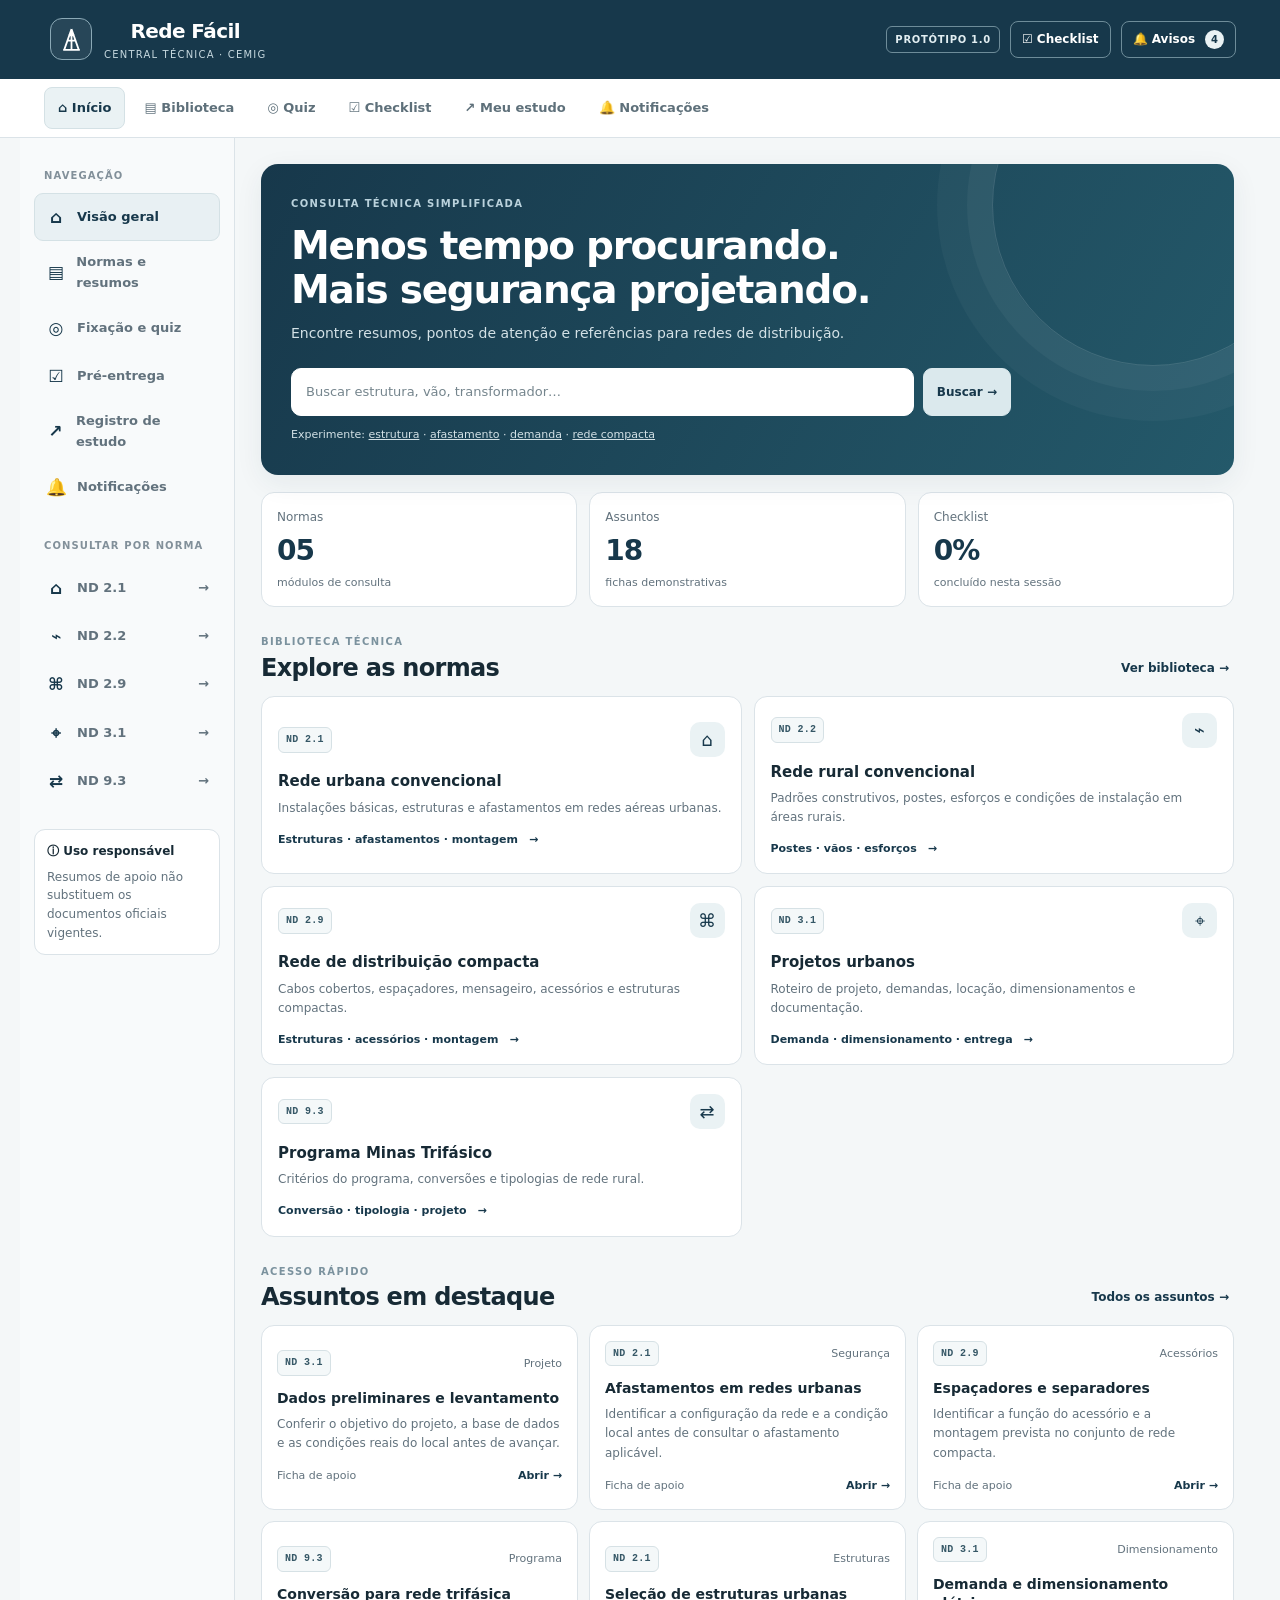
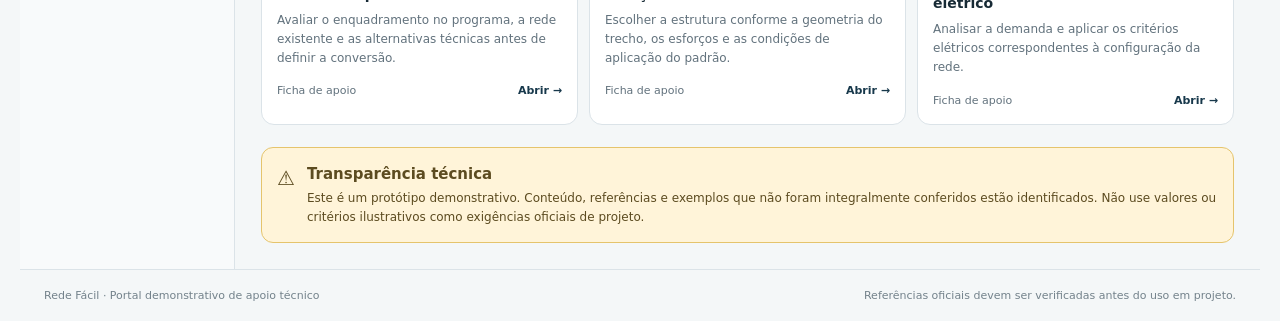
<file: public/standalone-index.html>
<!doctype html>
<html lang="pt-BR">
<head>
<meta charset="utf-8">
<meta name="viewport" content="width=device-width, initial-scale=1">
<meta name="description" content="Rede Fácil — portal de apoio técnico para projetos de redes de distribuição CEMIG.">
<title>Rede Fácil | Central Técnica CEMIG</title>
<style>
:root{--navy:#17384b;--navy2:#214e62;--teal:#2f7d79;--ink:#172a35;--muted:#62727d;--line:#dbe3e8;--bg:#f4f7f8;--white:#fff;--pale:#eaf2f4;--amber:#fff4d9;--amberline:#e5c46c;--green:#e8f5ee;--shadow:0 8px 28px rgba(25,55,70,.07)}
*{box-sizing:border-box}html{scroll-behavior:smooth}body{margin:0;background:var(--bg);color:var(--ink);font:15px/1.55 Inter,ui-sans-serif,system-ui,-apple-system,"Segoe UI",sans-serif}button,input,select,textarea{font:inherit}button{cursor:pointer}a{color:inherit}button:focus-visible,a:focus-visible,input:focus-visible,select:focus-visible,textarea:focus-visible{outline:3px solid #82b8c2;outline-offset:2px}
.topbar{background:var(--navy);color:#fff}.topinner{max-width:1240px;margin:auto;padding:15px 24px;display:flex;align-items:center;justify-content:space-between;gap:18px}.brand{display:flex;align-items:center;gap:12px;text-decoration:none;border:0;background:transparent;color:#fff;cursor:pointer}.brandmark{width:42px;height:42px;border:1px solid #8ba9b6;border-radius:12px;display:grid;place-items:center;background:#ffffff12}.brandmark svg{width:25px;height:25px}.brandname{font-size:20px;font-weight:800;letter-spacing:-.6px}.branddesc{font-size:10px;color:#c6d8df;letter-spacing:1.2px}.topright{display:flex;align-items:center;gap:10px}.version{font-size:10px;letter-spacing:.7px;font-weight:800;border:1px solid #6e8c99;padding:5px 8px;border-radius:6px;color:#e1edf1}.toplink{border:1px solid #6e8c99;background:transparent;color:#fff;padding:8px 11px;border-radius:8px;font-size:12px;font-weight:700;display:inline-flex;align-items:center;gap:6px;cursor:pointer;transition:.15s;text-decoration:none}.toplink:hover{background:#ffffff1a}
.navwrap{background:#fff;border-bottom:1px solid var(--line);position:sticky;top:0;z-index:10}.nav{max-width:1240px;margin:auto;display:flex;gap:5px;padding:8px 24px;overflow-x:auto}.nav button{white-space:nowrap;border:1px solid transparent;border-radius:8px;background:transparent;color:#5e707a;font-weight:700;font-size:13px;padding:10px 13px}.nav button.active,.nav button:hover{background:var(--pale);border-color:#d4e1e5;color:var(--navy)}
.layout{max-width:1240px;margin:auto;display:grid;grid-template-columns:215px minmax(0,1fr);min-height:calc(100vh - 120px)}.sidebar{border-right:1px solid var(--line);padding:22px 14px;background:#f8fafb}.side-label{font-size:10px;text-transform:uppercase;letter-spacing:1.1px;color:#82909a;font-weight:800;margin:8px 10px 10px}.sidebtn{display:flex;align-items:center;gap:10px;width:100%;text-align:left;padding:10px;border-radius:9px;border:1px solid transparent;background:transparent;color:#62727d;font-weight:650;font-size:13px}.sidebtn.active,.sidebtn:hover{background:#e8f0f3;border-color:#d4e1e5;color:var(--navy)}.sideico{width:22px;text-align:center;font-size:17px;color:var(--navy)}.side-note{border:1px solid var(--line);border-radius:11px;padding:12px;margin-top:24px;font-size:12px;color:var(--muted);background:#fff}
main{padding:26px;min-width:0}.page{display:none}.page.active{display:block}.hero{background:linear-gradient(120deg,#17384b,#24596a);color:#fff;border-radius:17px;padding:32px 30px;position:relative;overflow:hidden;box-shadow:var(--shadow)}.hero:after{content:"";position:absolute;right:-80px;top:-120px;width:320px;height:320px;border:1px solid #ffffff24;border-radius:50%;box-shadow:0 0 0 25px #ffffff0a,0 0 0 55px #ffffff08;pointer-events:none}.hero>*{position:relative;z-index:1}.eyebrow{font-size:10px;letter-spacing:1.35px;font-weight:850;text-transform:uppercase;color:#7b929e}.hero .eyebrow{color:#bad2dc}.hero h1{font-size:clamp(27px,4vw,39px);line-height:1.12;letter-spacing:-1.3px;max-width:620px;margin:13px 0 12px;font-weight:800}.hero p{color:#d3e1e6;max-width:610px;margin:0;font-size:14px}.searchbar{display:flex;gap:9px;max-width:720px;margin-top:23px}.searchbar input{flex:1;min-width:0;background:#fff;color:#172a35;border:1px solid #fff;border-radius:10px;padding:13px 14px;font-size:13px}.searchbar input::placeholder{color:#75858d}.btn{border:1px solid var(--line);background:#fff;color:var(--ink);border-radius:9px;padding:10px 13px;font-size:12px;font-weight:750;transition:.15s;cursor:pointer}.btn:hover{border-color:#9db7c1}.btn.primary{background:var(--navy);color:#fff;border-color:var(--navy)}.hero .btn.primary{background:#dbe9ed;color:#17384b;border-color:#dbe9ed}.hero .btn.primary:hover{background:#fff}.hint{font-size:11px;color:#d3e1e6;margin-top:10px}.hint span{cursor:pointer;text-decoration:underline}
.kpis{display:grid;grid-template-columns:repeat(3,1fr);gap:12px;margin:17px 0 27px}.kpi,.panel,.normcard,.topiccard{background:#fff;border:1px solid var(--line);border-radius:13px}.kpi{padding:15px}.kpi-label{font-size:12px;color:var(--muted)}.kpi-number{font-size:28px;letter-spacing:-1px;font-weight:850;margin:2px 0;font-variant-numeric:tabular-nums;color:var(--navy)}.kpi-sub{font-size:11px;color:var(--muted)}
.section{margin-top:27px}.sectionhead{display:flex;justify-content:space-between;align-items:end;gap:15px;margin-bottom:13px}.sectionhead h2,.pagehead h1{font-size:24px;line-height:1.2;letter-spacing:-.7px;margin:4px 0 0;font-weight:800}.textlink{border:0;background:transparent;color:var(--navy);font-weight:750;font-size:12px;padding:5px;cursor:pointer}.normgrid{display:grid;grid-template-columns:repeat(2,minmax(0,1fr));gap:12px}.normcard{padding:16px;text-align:left;width:100%;color:var(--ink);transition:.15s;cursor:pointer}.normcard:hover,.topiccard:hover{transform:translateY(-2px);border-color:#9ab8c2;box-shadow:var(--shadow)}.normtop{display:flex;justify-content:space-between;align-items:center}.tag{display:inline-flex;border:1px solid #d6e1e5;background:#f4f8f9;border-radius:6px;padding:4px 7px;font-size:10px;font-weight:850;letter-spacing:.3px;color:#355766;font-family:monospace}.normicon{width:35px;height:35px;display:grid;place-items:center;background:var(--pale);border-radius:10px;font-size:18px;color:var(--navy)}.normcard h3{font-size:15px;margin:13px 0 5px;font-weight:800}.normcard p{font-size:12px;color:var(--muted);margin:0;line-height:1.6}.normfoot{font-size:11px;font-weight:750;color:var(--navy);margin-top:13px}.topicgrid{display:grid;grid-template-columns:repeat(3,minmax(0,1fr));gap:11px}.topiccard{padding:15px;text-align:left;width:100%;color:var(--ink);transition:.15s;cursor:pointer}.topicmeta{display:flex;justify-content:space-between;align-items:center;gap:8px}.topiccard h3{font-size:14px;line-height:1.35;margin:13px 0 7px;font-weight:800}.topiccard p{font-size:12px;color:var(--muted);line-height:1.6;margin:0}.topicfoot{display:flex;justify-content:space-between;align-items:center;gap:8px;margin-top:14px;font-size:11px;color:var(--muted)}
.notice{display:flex;gap:12px;padding:15px;border:1px solid var(--amberline);background:var(--amber);border-radius:12px;margin-top:22px;color:#5c4b20}.notice strong{display:block;margin-bottom:3px}.notice p{margin:0;font-size:12px;line-height:1.6}.noticeicon{font-size:20px}
.pagehead{margin-bottom:20px}.pagehead p{color:var(--muted);margin:8px 0 0;max-width:760px;font-size:13px}.back{border:0;background:transparent;padding:0;color:var(--muted);font-size:12px;font-weight:700;margin-bottom:17px;cursor:pointer}.back:hover{color:var(--navy)}.filters{display:flex;flex-wrap:wrap;gap:7px;margin-bottom:15px}.chip{border:1px solid var(--line);background:#fff;border-radius:999px;padding:7px 11px;font-size:11px;font-weight:750;color:#5c6f79;cursor:pointer;transition:.15s}.chip.active{background:#e6f0f3;border-color:#a9c5ce;color:var(--navy)}.formrow{display:grid;grid-template-columns:1fr 220px;gap:12px;margin:15px 0}.field label{display:block;font-size:11px;font-weight:800;margin-bottom:7px}.field input,.field select,.field textarea{width:100%;border:1px solid var(--line);background:#fff;border-radius:9px;padding:11px 12px;color:var(--ink);font-size:13px}.resultline{display:flex;justify-content:space-between;gap:12px;align-items:center;margin:18px 0 11px;font-size:13px;font-weight:800}.muted{color:var(--muted)}.small{font-size:11px}.detail{background:#fff;border:1px solid var(--line);border-radius:14px;padding:22px;margin-top:18px}.detail h2{font-size:24px;letter-spacing:-.7px;line-height:1.2;margin:12px 0 5px;font-weight:800}.detail h3{font-size:14px;margin:0 0 8px;font-weight:800}.detail p,.detail li{font-size:13px;line-height:1.75}.detail ul{padding-left:19px}.detailsection{margin-top:20px}.refbox{border:1px solid var(--line);background:#f8fafb;border-radius:11px;padding:14px}.refbox a{font-size:12px;font-weight:750;color:#214e62;text-underline-offset:3px;text-decoration:underline}.status{font-size:11px;color:#6e5b24;background:#fff7df;border:1px solid #edda9d;border-radius:6px;padding:5px 7px;display:inline-block;font-weight:700}.quizbox{max-width:760px}.quizhead{display:flex;justify-content:space-between;gap:12px;align-items:center}.progress{height:5px;background:#e5ecef;border-radius:99px;overflow:hidden;margin:14px 0 23px}.progress div{height:100%;background:var(--teal);width:0;transition:width .2s}.question{font-size:18px;line-height:1.45;letter-spacing:-.3px;font-weight:800;margin:0 0 16px}.answer{display:block;width:100%;text-align:left;border:1px solid var(--line);border-radius:10px;background:#fff;color:var(--ink);padding:12px;margin-top:8px;font-size:13px;line-height:1.6;cursor:pointer}.answer:hover:not(:disabled){border-color:#94b5c0}.answer.correct{background:#e9f5ee;border-color:#73b894;font-weight:600}.answer.wrong{background:#fff0eb;border-color:#d9a193}.feedback{margin-top:15px;background:#f0f5f6;border-radius:10px;padding:13px;font-size:13px;line-height:1.65}.checkgroup{padding:18px;margin-top:12px}.checkgroup h3{margin:0;font-size:14px;font-weight:800}.checkitem{display:flex;align-items:flex-start;gap:11px;padding:12px 0;border-bottom:1px solid #edf1f3;font-size:13px;line-height:1.55;cursor:pointer}.checkitem:last-child{border-bottom:0;padding-bottom:0}.checkitem input{accent-color:var(--teal);width:16px;height:16px;margin-top:3px;flex-shrink:0}.studyform{max-width:780px;padding:19px}.studyform .field{margin-bottom:13px}.historyitem{padding:15px;margin-top:10px}.historyitem h3{margin:10px 0 4px;font-size:14px;font-weight:800}.empty{padding:28px;text-align:center;color:var(--muted);border:1px dashed var(--line);border-radius:12px;font-size:13px}.footer{max-width:1240px;margin:auto;padding:17px 24px;display:flex;justify-content:space-between;gap:12px;flex-wrap:wrap;color:#73828b;font-size:11px;border-top:1px solid var(--line)}
@media(max-width:850px){.layout{grid-template-columns:1fr}.sidebar{display:none}main{padding:20px}.topicgrid{grid-template-columns:repeat(2,minmax(0,1fr))}.topinner{padding:13px 18px}.nav{padding:7px 15px}}
@media(max-width:560px){main{padding:14px}.hero{padding:22px 18px}.hero h1{font-size:26px}.kpis{gap:7px}.kpi{padding:10px}.kpi-number{font-size:22px}.normgrid,.topicgrid{grid-template-columns:1fr}.formrow{grid-template-columns:1fr}.topright .version{display:none}.brandname{font-size:18px}.pagehead h1{font-size:24px}.sectionhead h2{font-size:22px}.footer{padding:15px}.detail{padding:16px}}
@media print{.topbar,.navwrap,.sidebar,.footer,.no-print,.back,.btn{display:none!important}.layout{display:block;max-width:none}.layout main{padding:0}.page{display:none!important}.page.active{display:block!important}.checkgroup,.panel{break-inside:avoid}.checkitem input{print-color-adjust:exact}}
</style>
</head>
<body>
<header class="topbar"><div class="topinner">
<button class="brand" data-view="home"><span class="brandmark"><svg viewBox="0 0 24 24" fill="none" stroke="currentColor" stroke-width="1.7"><path d="M12 2 5 22M12 2l7 20M8 13h8M9 8h6M4 22h16M12 2v20"/></svg></span><span><span class="brandname">Rede Fácil</span><span class="branddesc" style="display:block">CENTRAL TÉCNICA · CEMIG</span></span></button>
<div class="topright"><span class="version">PROTÓTIPO 1.0</span><button class="toplink" data-view="checklist">☑ Checklist</button><button class="toplink" data-view="notifs" id="topNotifsBtn">🔔 Avisos <span id="topNotifCount" style="background:#eaf2f4;color:#17384b;padding:2px 6px;border-radius:10px;font-size:10px;font-weight:800;margin-left:4px">4</span></button></div>
</div></header>
<div class="navwrap"><nav class="nav" aria-label="Navegação principal"><button class="active" data-view="home">⌂ Início</button><button data-view="library">▤ Biblioteca</button><button data-view="quiz">◎ Quiz</button><button data-view="checklist">☑ Checklist</button><button data-view="study">↗ Meu estudo</button><button data-view="notifs">🔔 Notificações</button></nav></div>
<div class="layout">
<aside class="sidebar"><div class="side-label">Navegação</div>
<button class="sidebtn active" data-view="home"><span class="sideico">⌂</span>Visão geral</button><button class="sidebtn" data-view="library"><span class="sideico">▤</span>Normas e resumos</button><button class="sidebtn" data-view="quiz"><span class="sideico">◎</span>Fixação e quiz</button><button class="sidebtn" data-view="checklist"><span class="sideico">☑</span>Pré-entrega</button><button class="sidebtn" data-view="study"><span class="sideico">↗</span>Registro de estudo</button><button class="sidebtn" data-view="notifs"><span class="sideico">🔔</span>Notificações</button>
<div class="side-label" style="margin-top:27px">Consultar por norma</div><div id="sideNorms"></div>
<div class="side-note"><strong style="color:var(--ink)">ⓘ Uso responsável</strong><p style="margin:7px 0 0">Resumos de apoio não substituem os documentos oficiais vigentes.</p></div></aside>
<main>
<section id="page-home" class="page active">
<div class="hero"><div class="eyebrow">Consulta técnica simplificada</div><h1>Menos tempo procurando. Mais segurança projetando.</h1><p>Encontre resumos, pontos de atenção e referências para redes de distribuição.</p>
<form id="homeSearch" class="searchbar"><input id="homeQuery" placeholder="Buscar estrutura, vão, transformador…" autocomplete="off" aria-label="Buscar por assunto"><button class="btn primary" type="submit">Buscar →</button></form><div class="hint">Experimente: <span data-search="estrutura">estrutura</span> · <span data-search="afastamento">afastamento</span> · <span data-search="demanda">demanda</span> · <span data-search="rede compacta">rede compacta</span></div></div>
<div class="kpis"><div class="kpi"><div class="kpi-label">Normas</div><div class="kpi-number">05</div><div class="kpi-sub">módulos de consulta</div></div><div class="kpi"><div class="kpi-label">Assuntos</div><div class="kpi-number" id="topicTotal">18</div><div class="kpi-sub">fichas demonstrativas</div></div><div class="kpi"><div class="kpi-label">Checklist</div><div class="kpi-number" id="checkKpi">0%</div><div class="kpi-sub">concluído nesta sessão</div></div></div>
<div class="section"><div class="sectionhead"><div><div class="eyebrow">Biblioteca técnica</div><h2>Explore as normas</h2></div><button class="textlink" data-view="library">Ver biblioteca →</button></div><div class="normgrid" id="normGrid"></div></div>
<div class="section"><div class="sectionhead"><div><div class="eyebrow">Acesso rápido</div><h2>Assuntos em destaque</h2></div><button class="textlink" data-view="library">Todos os assuntos →</button></div><div class="topicgrid" id="featuredGrid"></div></div>
<div class="notice"><span class="noticeicon">⚠</span><div><strong>Transparência técnica</strong><p>Este é um protótipo demonstrativo. Conteúdo, referências e exemplos que não foram integralmente conferidos estão identificados. Não use valores ou critérios ilustrativos como exigências oficiais de projeto.</p></div></div>
</section>
<section id="page-library" class="page"><button class="back" data-view="home">← Início</button><div class="pagehead"><div class="eyebrow">Biblioteca de referência</div><h1>Normas e resumos</h1><p>Filtre por norma, pesquise um assunto ou abra uma ficha para consultar pontos de atenção, erros frequentes e referências para validação.</p></div>
<div class="filters" id="filterChips"></div><div class="formrow"><div class="field"><label for="libraryQuery">Buscar assunto</label><input id="libraryQuery" placeholder="Ex.: aterramento, estrutura, demanda…"></div><div class="field"><label for="librarySort">Organizar resultados</label><select id="librarySort"><option value="norm">Por norma</option><option value="topic">Por assunto</option></select></div></div>
<div class="resultline"><span>Resultados</span><span class="muted" id="resultCount">18 fichas</span></div><div id="libraryGrid" class="topicgrid"></div><div id="libraryEmpty" class="empty" hidden>Nenhum resultado encontrado. Tente outro termo ou selecione outra norma.</div><div id="detail" class="detail" hidden></div></section>
<section id="page-quiz" class="page"><button class="back" data-view="home">← Início</button><div class="pagehead"><div class="eyebrow">Treinamento contínuo</div><h1>Fixação e quiz</h1><p>Treine o raciocínio de projeto com perguntas curtas e explicações após cada resposta.</p></div><div class="panel quizbox" style="padding:20px"><div class="quizhead"><span class="tag" id="quizNorm">CONCEITOS GERAIS</span><span class="muted small" id="quizCount">1/8</span></div><div class="progress"><div id="quizProgress"></div></div><h2 id="quizQuestion" class="question"></h2><div id="quizOptions"></div><div id="quizFeedback" class="feedback" hidden></div><button id="quizNext" class="btn primary" style="width:100%;margin-top:15px" hidden>Próxima pergunta →</button><div id="quizEnd" hidden style="text-align:center;padding:15px 0"><h2 id="quizScore" style="font-size:27px;margin:12px 0 6px"></h2><p class="muted">Revise os temas em que errou e tente novamente.</p><button id="quizRestart" class="btn primary">Refazer quiz</button></div></div><div class="notice"><span class="noticeicon">ⓘ</span><div><strong>Quiz didático</strong><p>As perguntas são exercícios de raciocínio. Não são questões oficiais da CEMIG nem substituem a leitura dos critérios normativos.</p></div></div></section>
<section id="page-checklist" class="page"><button class="back" data-view="home">← Início</button><div class="pagehead"><div class="eyebrow">Conferência de projeto</div><h1>Checklist pré-entrega</h1><p>Marque os pontos conferidos para acompanhar a revisão do projeto. A lista é auxiliar e deve ser adaptada ao tipo de obra.</p></div><div class="panel" style="padding:17px"><div style="display:flex;justify-content:space-between;align-items:center;gap:12px"><div><strong id="checkCount">0 de 12 itens</strong><div class="muted small">Progresso desta sessão</div></div><button id="checkReset" class="btn">Limpar</button></div><div class="progress"><div id="checkProgress"></div></div></div><div id="checkGroups"></div><div class="panel" style="padding:17px;margin-top:14px"><strong>Antes de liberar</strong><p class="muted" style="font-size:13px">A aprovação depende dos critérios oficiais aplicáveis, da revisão normativa, dos dados de campo e da validação técnica exigida pelo processo da empresa.</p><button id="printChecklist" class="btn primary">Imprimir / salvar em PDF</button></div></section>
<section id="page-study" class="page"><button class="back" data-view="home">← Início</button><div class="pagehead"><div class="eyebrow">Desenvolvimento técnico</div><h1>Meu estudo</h1><p>Registre o que estudou, as referências confirmadas e as dúvidas a resolver.</p></div><form id="studyForm" class="panel studyform"><div class="field"><label for="studyNorm">Norma</label><select id="studyNorm"></select></div><div class="field"><label for="studySubject">Assunto estudado</label><input id="studySubject" required placeholder="Ex.: seleção de estruturas"></div><div class="field"><label for="studyRef">Referência conferida</label><input id="studyRef" placeholder="Item, página, desenho e revisão"></div><div class="field"><label for="studyNotes">Resumo e dúvidas</label><textarea id="studyNotes" rows="3" placeholder="O que aprendeu? O que precisa confirmar?"></textarea></div><button class="btn primary" type="submit">Registrar estudo</button><p class="muted small">Os registros ficam apenas na sessão atual do navegador e não são enviados para um banco de dados externo.</p></form><div class="section"><div class="sectionhead"><h2>Histórico da sessão</h2><span class="muted small" id="historyCount">0 registros</span></div><div id="historyList"></div></div></section>
<section id="page-notifs" class="page"><button class="back" data-view="home">← Início</button><div class="pagehead"><div class="eyebrow">Avisos e Boletins Técnicos</div><h1>Atualizações Normativas CEMIG</h1><p>Acompanhe as revisões vigentes, comunicados técnicos e mudanças nos critérios de aprovação do APR.</p></div><div id="notifsList" style="display:flex;flex-direction:column;gap:14px"></div></section>
</main></div>
<footer class="footer"><span>Rede Fácil · Portal demonstrativo de apoio técnico</span><span>Referências oficiais devem ser verificadas antes do uso em projeto.</span></footer>
<script>
const NORMS=[
{id:"ND 2.1",title:"Rede urbana convencional",desc:"Instalações básicas, estruturas e afastamentos em redes aéreas urbanas.",icon:"⌂",focus:"Estruturas · afastamentos · montagem",url:"https://www.cemig.com.br/wp-content/uploads/2025/10/nd-2-1-instalacoes-basicas-de-redes-de-distribuicao-aereas-urbanas.pdf",status:"Revisão vigente a confirmar"},
{id:"ND 2.2",title:"Rede rural convencional",desc:"Padrões construtivos, postes, esforços e condições de instalação em áreas rurais.",icon:"⌁",focus:"Postes · vãos · esforços",url:"https://www.cemig.com.br/wp-content/uploads/2025/10/nd_2_2.pdf",status:"Revisão vigente a confirmar"},
{id:"ND 2.9",title:"Rede de distribuição compacta",desc:"Cabos cobertos, espaçadores, mensageiro, acessórios e estruturas compactas.",icon:"⌘",focus:"Estruturas · acessórios · montagem",url:"https://www.cemig.com.br/wp-content/uploads/2025/10/ND_2-9-Instalacoes_Basicas_RD_Compactas.pdf",status:"Revisão vigente a confirmar"},
{id:"ND 3.1",title:"Projetos urbanos",desc:"Roteiro de projeto, demandas, locação, dimensionamentos e documentação.",icon:"⌖",focus:"Demanda · dimensionamento · entrega",url:"https://www.cemig.com.br/wp-content/uploads/2025/10/ND_3_1_2025.pdf",status:"Edição de julho de 2025 identificada; vigência a confirmar"},
{id:"ND 9.3",title:"Programa Minas Trifásico",desc:"Critérios do programa, conversões e tipologias de rede rural.",icon:"⇄",focus:"Conversão · tipologia · projeto",url:"https://www.cemig.com.br/wp-content/uploads/2025/10/ND-9.3-programa-minas-trifasico.pdf",status:"Revisão vigente a confirmar"}
];
const TOPICS=[
{id:1,n:"ND 2.1",title:"Afastamentos em redes urbanas",cat:"Segurança",ref:"Capítulo 3 da edição consultada; item, tabela e desenho exatos a conferir na revisão aplicável.",summary:"Identificar a configuração da rede e a condição local antes de consultar o afastamento aplicável.",check:["Conferir a tensão e a configuração da rede.","Identificar a situação do afastamento e o desenho pertinente.","Validar o valor na tabela oficial vigente."],error:"Usar de memória um valor de outra configuração ou tratar uma situação específica como regra universal.",tags:"distância afastamento segurança altura solo sacada"},
{id:2,n:"ND 2.1",title:"Seleção de estruturas urbanas",cat:"Estruturas",ref:"Desenhos de estruturas da ND 2.1; código e página a confirmar.",summary:"Escolher a estrutura conforme a geometria do trecho, os esforços e as condições de aplicação do padrão.",check:["Conferir alinhamento e ângulo do trecho.","Avaliar esforços e condição de montagem.","Comparar a solução com o desenho completo."],error:"Selecionar a estrutura apenas pela aparência ou pelo uso em um projeto anterior.",tags:"poste estrutura alinhamento esforço N1 N2 N3 N4"},
{id:3,n:"ND 2.1",title:"Materiais e montagem",cat:"Materiais",ref:"Desenho construtivo e lista de materiais correspondentes na ND 2.1.",summary:"Compatibilizar o conjunto de materiais com a estrutura selecionada e com a montagem prevista.",check:["Conferir componentes e quantidades.","Verificar compatibilidade do conjunto.","Confirmar a lista de materiais correspondente."],error:"Copiar a lista de outro projeto sem conferir a configuração.",tags:"material montagem lista acessórios cruzeta"},
{id:4,n:"ND 2.2",title:"Vãos e condições do terreno",cat:"Vãos",ref:"Critérios de projeto e desenhos aplicáveis da ND 2.2; valores a validar.",summary:"Avaliar a geometria do traçado, as condições do terreno e a compatibilidade mecânica dos vãos.",check:["Conferir levantamento e perfil do terreno.","Avaliar condutores, esforços e condições de montagem.","Confirmar os limites aplicáveis na norma."],error:"Considerar o comprimento do vão isoladamente, sem avaliar as demais condições.",tags:"vão terreno perfil flecha rural relevo"},
{id:5,n:"ND 2.2",title:"Postes e esforços mecânicos",cat:"Postes",ref:"Gráficos de utilização e desenhos de estruturas da ND 2.2; item exato a confirmar.",summary:"Verificar os esforços atuantes e a aplicação da estrutura antes de especificar o poste.",check:["Identificar as condições do trecho.","Verificar os esforços e o conjunto estrutural.","Conferir a aplicação na tabela ou desenho oficial."],error:"Escolher o poste somente pela altura ou repetir a especificação sem verificar os esforços.",tags:"poste esforço mecânico ancoragem engaste"},
{id:6,n:"ND 2.2",title:"Condutores e neutro",cat:"Condutores",ref:"Notas gerais e tabelas de condutores da edição aplicável da ND 2.2.",summary:"Conferir o tipo e a seção do condutor e sua compatibilidade com a configuração projetada.",check:["Identificar sistema e configuração elétrica.","Conferir condutor, neutro e aplicação prevista.","Validar o padrão e os critérios de dimensionamento."],error:"Escolher uma seção por semelhança com outro projeto sem validar a aplicação.",tags:"condutor neutro seção cabo CAA alumínio"},
{id:7,n:"ND 2.9",title:"Espaçadores e separadores",cat:"Acessórios",ref:"Terminologia e desenhos construtivos da ND 2.9; desenho específico a confirmar.",summary:"Identificar a função do acessório e a montagem prevista no conjunto de rede compacta.",check:["Confirmar o tipo de rede compacta.","Conferir função e aplicação do acessório.","Verificar o desenho e os componentes associados."],error:"Selecionar um acessório sem conferir o desenho e a compatibilidade do conjunto.",tags:"espaçador separador acessório losango anel"},
{id:8,n:"ND 2.9",title:"Cabos cobertos e mensageiro",cat:"Condutores",ref:"Terminologia e detalhes de montagem da ND 2.9; item e desenho exatos a confirmar.",summary:"Conferir a função dos cabos e os detalhes de sustentação e fixação previstos no padrão.",check:["Identificar os componentes do sistema.","Conferir sustentação e montagem.","Validar o padrão completo na norma."],error:"Tratar cabo coberto como cabo plenamente isolado ou ignorar a função do mensageiro.",tags:"cabo coberto mensageiro amarração sustentação"},
{id:9,n:"ND 2.9",title:"Estruturas de rede compacta",cat:"Estruturas",ref:"Desenhos de estruturas e tabelas de aplicação da ND 2.9; revisão a confirmar.",summary:"Selecionar o conjunto construtivo correspondente às condições de alinhamento, ancoragem e montagem.",check:["Verificar a geometria do trecho.","Conferir esforços e condições de aplicação.","Validar o desenho completo e os materiais."],error:"Misturar acessórios ou desenhos de rede convencional com os de rede compacta.",tags:"estrutura compacta braço ancoragem CE1 CE2 CE3"},
{id:10,n:"ND 3.1",title:"Dados preliminares e levantamento",cat:"Projeto",ref:"Capítulo 1 do roteiro, p. 13 da edição de julho de 2025 identificada; confirmar edição.",summary:"Conferir o objetivo do projeto, a base de dados e as condições reais do local antes de avançar.",check:["Identificar objetivo e escopo.","Conferir planta, cadastro e levantamento.","Registrar divergências encontradas em campo."],error:"Iniciar a solução sem verificar se os dados de campo correspondem ao cadastro.",tags:"levantamento campo cadastro planta topografia"},
{id:11,n:"ND 3.1",title:"Demanda e dimensionamento elétrico",cat:"Dimensionamento",ref:"Capítulo 2 do roteiro, p. 14, e capítulos específicos de demanda e dimensionamento; confirmar edição.",summary:"Analisar a demanda e aplicar os critérios elétricos correspondentes à configuração da rede.",check:["Confirmar a demanda e as condições de atendimento.","Verificar condutores e queda de tensão.","Consultar os critérios de proteção e dimensionamento aplicáveis."],error:"Definir condutor ou solução elétrica sem validar demanda e critérios de dimensionamento.",tags:"demanda carga queda tensão condutor kVA"},
{id:12,n:"ND 3.1",title:"Locação de postes",cat:"Locação",ref:"Capítulo 3 do roteiro, p. 14, e capítulo específico de locação, p. 21, na edição consultada; confirmar edição.",summary:"Compatibilizar a posição dos postes com o traçado, as condições de campo e as estruturas previstas.",check:["Conferir traçado e interferências.","Validar posição e condições dos postes.","Compatibilizar locação com os desenhos de projeto."],error:"Locar postes sem considerar interferências ou condições reais do local.",tags:"locação poste traçado interferência calçada"},
{id:13,n:"ND 3.1",title:"Dimensionamento mecânico",cat:"Dimensionamento",ref:"Capítulo 5 do roteiro, p. 14, e capítulo específico de dimensionamento mecânico, p. 58, conforme edição consultada.",summary:"Conferir esforços, estruturas e postes considerando a situação projetada e os critérios aplicáveis.",check:["Identificar condições mecânicas do trecho.","Validar esforços e estruturas.","Conferir poste e conjunto construtivo."],error:"Usar a estrutura mais comum sem verificar as condições mecânicas do local.",tags:"esforço poste estrutura mecânico tração"},
{id:14,n:"ND 3.1",title:"Materiais e apresentação",cat:"Documentação",ref:"Capítulo 6 do roteiro, p. 15, e capítulo de materiais e orçamento; capítulo 7 para apresentação, na edição consultada.",summary:"Conferir a consistência entre desenhos, cálculos, lista de materiais e documentação de entrega.",check:["Compatibilizar desenhos e materiais.","Conferir quantidades e orçamento.","Revisar os documentos e formulários de entrega."],error:"Finalizar o desenho sem cruzar materiais, orçamento e documentação.",tags:"orçamento materiais desenho entrega NS memorial"},
{id:15,n:"ND 9.3",title:"Conversão para rede trifásica",cat:"Programa",ref:"Capítulo 6 da ND 9.3 consultada; seção de conversões de redes, p. 6-1 indicada no documento. Revisão vigente a confirmar.",summary:"Avaliar o enquadramento no programa, a rede existente e as alternativas técnicas antes de definir a conversão.",check:["Confirmar o escopo do programa.","Avaliar a configuração da rede existente.","Verificar tipologia e critérios complementares aplicáveis."],error:"Tratar a conversão como mera troca de condutores sem avaliar o conjunto da solução.",tags:"minas trifásico conversão monofásica rural"},
{id:16,n:"ND 9.3",title:"Escolha da tipologia rural",cat:"Tipologia",ref:"Capítulo 6, seção de escolha da tipologia, p. 6-1 indicada na ND 9.3 consultada; revisão vigente a confirmar.",summary:"Identificar as condições da obra e conferir os critérios do programa para selecionar a tipologia.",check:["Confirmar se a obra se enquadra no programa.","Avaliar as condições do traçado e da área.","Consultar a norma de instalação correspondente."],error:"Escolher a tipologia por preferência sem conferir as condições de aplicação.",tags:"tipologia rural convencional compacta"},
{id:17,n:"ND 9.3",title:"Projeto rural e normas complementares",cat:"Projeto",ref:"Capítulo 6, seções de projetos convencionais e compactos; referências a ND 2.2 e ND 3.2 na edição consultada.",summary:"Usar a norma do programa em conjunto com as normas específicas da tipologia e do projeto.",check:["Identificar a tipologia da obra.","Localizar as normas complementares citadas.","Conferir os critérios de projeto e instalação."],error:"Usar automaticamente critérios de projeto urbano em um projeto rural.",tags:"ND 3.2 projeto rural PRORDR"},
{id:18,n:"ND 9.3",title:"Aterramento e continuidade",cat:"Segurança",ref:"Capítulo 7, seção de aterramento, p. 7-1 indicada na ND 9.3 consultada; requisitos detalhados a confirmar.",summary:"Conferir os requisitos de aterramento e continuidade aplicáveis à configuração projetada.",check:["Identificar a configuração e o padrão de rede.","Consultar os requisitos oficiais de aterramento.","Validar os detalhes de montagem e interligação."],error:"Presumir que o aterramento de qualquer tipologia segue o mesmo arranjo sem conferir o padrão.",tags:"aterramento neutro continuidade segurança haste"}
];
const QUIZ=[
{n:"ND 3.1",q:"Qual sequência é mais adequada para iniciar um projeto urbano?",a:["Definir poste e estrutura antes do levantamento.","Obter os dados preliminares, avaliar a demanda e seguir para locação e dimensionamentos.","Preparar o orçamento antes de definir a solução."],c:1,e:"O roteiro de projeto consultado organiza levantamento, demanda, locação, dimensionamentos, orçamento e apresentação."},
{n:"ND 2.1",q:"Antes de aplicar um afastamento em uma rede urbana, o que fazer?",a:["Usar o valor que costuma ser aplicado em outros projetos.","Confirmar configuração, condição local e referência normativa aplicável.","Escolher a distância visualmente no desenho."],c:1,e:"O valor precisa ser confirmado na tabela e no desenho correspondentes à situação real e à revisão aplicável."},
{n:"ND 2.2",q:"O que deve orientar a escolha de um poste rural?",a:["Somente a altura do poste.","O modelo usado no projeto anterior.","Condições do trecho, esforços e aplicação prevista na norma."],c:2,e:"A escolha deve ser compatível com as condições reais e com os critérios mecânicos e construtivos."},
{n:"ND 2.9",q:"Como selecionar um acessório de rede compacta?",a:["Verificar função, desenho construtivo e compatibilidade do conjunto.","Escolher o que estiver disponível sem conferir aplicação.","Usar automaticamente o acessório da rede convencional."],c:0,e:"Os componentes devem corresponder ao padrão construtivo e às condições de aplicação da rede compacta."},
{n:"ND 3.1",q:"O levantamento aponta transformador monofásico, mas a solução solicitada é trifásica. Qual é a conduta correta?",a:["Assumir que o transformador existente atende.","Avaliar a configuração elétrica e validar a solução e as adequações necessárias.","Alterar apenas o desenho dos condutores."],c:1,e:"A solução precisa considerar a rede e o transformador existentes e os critérios técnicos de atendimento."},
{n:"ND 3.1",q:"Qual prática ajuda a reduzir inconsistências antes da entrega?",a:["Conferir somente a prancha final.","Reutilizar o projeto antigo sem atualizar os dados.","Cruzar levantamento, dimensionamentos, desenhos, materiais e documentação."],c:2,e:"A conferência cruzada ajuda a encontrar divergências entre dados, solução e documentos."},
{n:"ND 9.3",q:"Em uma obra candidata ao Minas Trifásico, o que deve ser verificado?",a:["Enquadramento no programa, tipologia e normas complementares aplicáveis.","Somente o comprimento da rede.","Apenas a quantidade de postes."],c:0,e:"O escopo e os critérios específicos do programa devem ser conferidos antes de concluir a solução."},
{n:"Todas",q:"Como registrar uma referência técnica de forma rastreável?",a:["Anotar somente um resumo.","Registrar norma, revisão, item, página ou desenho e condição de aplicação.","Guardar uma captura de tela sem indicar a origem."],c:1,e:"A rastreabilidade permite localizar e validar o critério na fonte oficial."}
];
const CHECKS=[
{title:"1. Levantamento e dados",items:["Objetivo, escopo e tipo de obra identificados.","Cadastro, planta e condições de campo conferidos.","Traçado, interferências, postes e rede existente verificados."]},
{title:"2. Solução e dimensionamento",items:["Configuração da rede e transformador compatíveis com a solução.","Demanda e critérios de dimensionamento elétrico conferidos.","Estruturas, esforços, postes e condições de aplicação verificados.","Afastamentos e requisitos de segurança validados na norma aplicável."]},
{title:"3. Materiais e documentação",items:["Tipologia e normas complementares identificadas.","Desenhos e estruturas compatibilizados com a solução.","Materiais e quantidades conferidos com os desenhos.","Orçamento e documentos de entrega revisados.","Revisão normativa e referências oficiais conferidas."]}
];
const NOTIFS=[
{id:"notif-01",norma:"ND 3.1",title:"Edição de Julho de 2025 da ND 3.1: Atualização dos Capítulos de Demanda e Dimensionamento",date:"10/02/2026",code:"CEMIG-D/ENG-005/2025",summary:"A CEMIG disponibilizou a edição consolidada de 2025 da ND 3.1 organizando os roteiros de levantamento, locação de postes e critérios de cálculo elétrico e mecânico.",prev:"Formulários em planilhas separadas de carga.",novo:"Roteiro padronizado com cruzamento de dados de campo e cadastro georreferenciado.",impact:"Exige conferência prévia da planta com o sistema GIS antes da locação dos postes.",action:"Conferir o roteiro de 7 capítulos antes de protocolar projetos urbanos."},
{id:"notif-02",norma:"ND 9.3",title:"Programa Minas Trifásico: Diretrizes de Conversão e Escolha de Tipologia",date:"15/01/2026",code:"CEMIG-D/RUR-002/2026",summary:"Orientações técnicas para projetos rurais de conversão de redes monofásicas existentes para circuitos trifásicos sob o programa estadual.",prev:"Conversão direta mantendo cruzetas antigas.",novo:"Avaliação estrutural prévia e substituição por conjuntos trifásicos normatizados.",impact:"Projetos sem recálculo mecânico do poste na nova condição trifásica são devolvidos no APR.",action:"Anexar memória de esforços dos postes existentes mantidos."},
{id:"notif-03",norma:"ND 2.9",title:"Rede Compacta: Requisitos Construtivos de Acessórios e Espaçadores",date:"20/12/2025",code:"CEMIG-OP/FIS-019/2025",summary:"Reforço na fiscalização do uso correto de cabos cobertos e espaçadores losangulares em áreas com interferência de vegetação.",prev:"Tratamento genérico de proteção superficial.",novo:"Alerta explícito: cabo coberto não é isolado e exige respeito às distâncias de segurança.",impact:"Afastamentos a edifícios e solo devem obedecer à tabela da rede compacta.",action:"Verificar se todas as pranchas cotam a distância de 1,50m a janelas e sacadas."},
{id:"notif-04",norma:"ND 2.1",title:"Afastamentos em Redes Aéreas Urbanas: Conferência Obrigatória de Revisão",date:"05/11/2025",code:"CEMIG-CP-010/2025",summary:"Lembrete aos projetistas para confirmação da tabela de afastamentos mínimos de segurança em cruzamentos viários e fachadas prediais.",prev:"Valores memorizados de projetos antigos.",novo:"Obrigatoriedade de citar o desenho padrão específico na folha de notas gerais.",impact:"Reduz índice de devoluções no sistema WebProjetos.",action:"Inserir carimbo padrão citando a revisão e ano da ND 2.1 utilizada."}
];
const $=id=>document.getElementById(id);let currentView="home",filter="Todas",query="",selectedTopic=null,qIndex=0,qScore=0,qAnswered=false;const checked=new Set(),studyHistory=[];
function esc(s){return String(s).replace(/[&<>"']/g,c=>({"&":"&amp;","<":"&lt;",">":"&gt;",'"':"&quot;","'":"&#39;"}[c]));}
function norm(id){return NORMS.find(n=>n.id===id)||NORMS[0]}
function go(view){currentView=view;document.querySelectorAll(".page").forEach(p=>p.classList.toggle("active",p.id==="page-"+view));document.querySelectorAll("[data-view]").forEach(b=>b.classList.toggle("active",b.dataset.view===view));if(view==="library")renderLibrary();if(view==="quiz")renderQuiz();if(view==="checklist")renderChecks();if(view==="study")renderHistory();if(view==="notifs")renderNotifs();window.scrollTo({top:0,behavior:"smooth"});}
document.querySelectorAll("[data-view]").forEach(b=>b.addEventListener("click",e=>{e.preventDefault();go(b.dataset.view)}));
function normCard(n){return `<button class="normcard" data-norm="${esc(n.id)}"><div class="normtop"><span class="tag">${esc(n.id)}</span><span class="normicon">${n.icon}</span></div><h3>${esc(n.title)}</h3><p>${esc(n.desc)}</p><div class="normfoot">${esc(n.focus)}　→</div></button>`}
function topicCard(t){return `<button class="topiccard" data-topic="${t.id}"><div class="topicmeta"><span class="tag">${esc(t.n)}</span><span class="muted small">${esc(t.cat)}</span></div><h3>${esc(t.title)}</h3><p>${esc(t.summary)}</p><div class="topicfoot"><span>Ficha de apoio</span><strong style="color:var(--navy)">Abrir →</strong></div></button>`}
function bindCards(){document.querySelectorAll("[data-topic]").forEach(b=>b.addEventListener("click",()=>showDetail(+b.dataset.topic)));document.querySelectorAll("[data-norm]").forEach(b=>b.addEventListener("click",()=>{filter=b.dataset.norm;query="";$("libraryQuery").value="";go("library");renderLibrary()}));}
function initHome(){$("normGrid").innerHTML=NORMS.map(normCard).join("");$("sideNorms").innerHTML=NORMS.map(n=>`<button class="sidebtn" data-norm="${esc(n.id)}"><span class="sideico">${n.icon}</span>${esc(n.id)} <span style="margin-left:auto">→</span></button>`).join("");$("studyNorm").innerHTML=NORMS.map(n=>`<option>${esc(n.id)} - ${esc(n.title)}</option>`).join("");$("featuredGrid").innerHTML=[TOPICS[9],TOPICS[0],TOPICS[6],TOPICS[14],TOPICS[1],TOPICS[10]].map(topicCard).join("");document.querySelectorAll("[data-search]").forEach(s=>s.addEventListener("click",()=>{query=s.dataset.search;filter="Todas";$("libraryQuery").value=query;go("library");renderLibrary()}));bindCards();}
function renderLibrary(){const q=query.trim().toLocaleLowerCase("pt-BR");let list=TOPICS.filter(t=>(filter==="Todas"||t.n===filter)&&[t.title,t.n,t.cat,t.summary,t.error,t.tags,t.ref].join(" ").toLocaleLowerCase("pt-BR").includes(q));if($("librarySort").value==="topic")list.sort((a,b)=>a.title.localeCompare(b.title,"pt-BR"));else list.sort((a,b)=>NORMS.findIndex(n=>n.id===a.n)-NORMS.findIndex(n=>n.id===b.n)||a.id-b.id);$("filterChips").innerHTML=["Todas",...NORMS.map(n=>n.id)].map(n=>`<button class="chip ${filter===n?"active":""}" data-filter="${esc(n)}">${esc(n)}</button>`).join("");$("libraryGrid").innerHTML=list.map(topicCard).join("");$("resultCount").textContent=list.length+" ficha"+(list.length===1?"":"s");$("libraryEmpty").hidden=list.length>0;$("detail").hidden=true;document.querySelectorAll("[data-filter]").forEach(b=>b.addEventListener("click",()=>{filter=b.dataset.filter;renderLibrary()}));bindCards();}
function showDetail(id){const t=TOPICS.find(x=>x.id===id);if(!t)return;selectedTopic=t;const n=norm(t.n);$("detail").hidden=false;$("detail").innerHTML=`<button class="back" id="detailBack">← Voltar aos resultados</button><div style="display:flex;justify-content:space-between;gap:14px;align-items:start"><div><div style="display:flex;gap:8px;align-items:center;margin-bottom:4px"><span class="tag">${esc(t.n)}</span><span class="status">Critério Oficial CEMIG</span></div><h2>${esc(t.title)}</h2><p class="muted" style="font-size:12px;margin:0">${esc(t.cat)} · Ficha de apoio</p></div><span class="normicon">${n.icon}</span></div><div class="notice" style="margin-top:18px"><span class="noticeicon">ⓘ</span><div><strong>Conteúdo de apoio</strong><p>Este resumo não é uma transcrição normativa integral. Confirme os requisitos na revisão oficial aplicável.</p></div></div><div class="detailsection"><h3>Resumo rápido</h3><p>${esc(t.summary)}</p></div><div class="detailsection"><h3>Pontos para conferir</h3><ul>${t.check.map(c=>`<li>${esc(c)}</li>`).join("")}</ul></div><div class="detailsection" style="border-left:3px solid #c47a4d;background:#fff8f1;padding:13px;border-radius:0 9px 9px 0"><h3 style="color:#8c3d19">Erro recorrente a evitar</h3><p style="margin:0;color:#683017">${esc(t.error)}</p></div><div class="detailsection refbox"><h3>Referência para validação</h3><p>${esc(t.ref)}</p><p class="small muted">Situação documental: ${esc(n.status)}. Confirmar revisão, item, página e desenho antes de usar como critério de projeto.</p><a href="${esc(n.url)}" target="_blank" rel="noopener noreferrer">Abrir documento de referência no portal da CEMIG ↗</a><p class="small muted">O link direciona a um arquivo publicado no portal, mas a vigência deve ser confirmada no portal oficial.</p></div><button class="btn primary" id="detailQuiz" style="width:100%;margin-top:18px">Praticar quiz →</button>`;$("detailBack").onclick=()=>$("detail").hidden=true;$("detailQuiz").onclick=()=>go("quiz");$("detail").scrollIntoView({behavior:"smooth",block:"start"});}
$("homeSearch").addEventListener("submit",e=>{e.preventDefault();query=$("homeQuery").value;filter="Todas";$("libraryQuery").value=query;go("library");renderLibrary()});$("libraryQuery").addEventListener("input",e=>{query=e.target.value;renderLibrary()});$("librarySort").addEventListener("change",renderLibrary);
function renderQuiz(){const q=QUIZ[qIndex];$("quizEnd").hidden=true;if(!q){$("quizQuestion").textContent="Desafio concluído";$("quizNorm").textContent="RESULTADO";$("quizOptions").innerHTML="";$("quizFeedback").hidden=true;$("quizNext").hidden=true;$("quizEnd").hidden=false;$("quizScore").textContent=`${qScore} de ${QUIZ.length} acertos`;$("quizProgress").style.width="100%";$("quizCount").textContent=QUIZ.length+"/"+QUIZ.length;return;}qAnswered=false;$("quizCount").textContent=(qIndex+1)+"/"+QUIZ.length;$("quizNorm").textContent=q.n.toUpperCase();$("quizProgress").style.width=(qIndex/QUIZ.length*100)+"%";$("quizQuestion").textContent=q.q;$("quizFeedback").hidden=true;$("quizNext").hidden=true;$("quizOptions").innerHTML=q.a.map((a,i)=>`<button class="answer" data-answer="${i}">${String.fromCharCode(65+i)}. ${esc(a)}</button>`).join("");document.querySelectorAll("[data-answer]").forEach(b=>b.addEventListener("click",()=>{if(qAnswered)return;qAnswered=true;const a=+b.dataset.answer;if(a===q.c)qScore++;document.querySelectorAll("[data-answer]").forEach(x=>{x.disabled=true;const j=+x.dataset.answer;if(j===q.c)x.classList.add("correct");else if(j===a)x.classList.add("wrong")});$("quizFeedback").textContent=(a===q.c?"Resposta correta. ":"Revise este ponto. ")+q.e;$("quizFeedback").hidden=false;$("quizNext").textContent=qIndex===QUIZ.length-1?"Ver resultado →":"Próxima pergunta →";$("quizNext").hidden=false;}));}
$("quizNext").addEventListener("click",()=>{qIndex++;renderQuiz()});$("quizRestart").addEventListener("click",()=>{qIndex=0;qScore=0;renderQuiz()});
function renderChecks(){let id=0;$("checkGroups").innerHTML=CHECKS.map(g=>`<div class="panel checkgroup"><h3>${esc(g.title)}</h3>${g.items.map(text=>{const k=id++;return `<label class="checkitem"><input type="checkbox" data-check="${k}" ${checked.has(k)?"checked":""}><span>${esc(text)}</span></label>`}).join("")}</div>`).join("");document.querySelectorAll("[data-check]").forEach(b=>b.addEventListener("change",()=>{const k=+b.dataset.check;if(b.checked)checked.add(k);else checked.delete(k);updateCheckProgress()}));updateCheckProgress();}
function updateCheckProgress(){const total=CHECKS.reduce((a,g)=>a+g.items.length,0),num=checked.size,p=Math.round(num/total*100);$("checkCount").textContent=`${num} de ${total} itens`;$("checkProgress").style.width=p+"%";$("checkKpi").textContent=p+"%";}
$("checkReset").addEventListener("click",()=>{checked.clear();renderChecks()});$("printChecklist").addEventListener("click",()=>window.print());
$("studyForm").addEventListener("submit",e=>{e.preventDefault();studyHistory.unshift({n:$("studyNorm").value,subject:$("studySubject").value.trim(),ref:$("studyRef").value.trim(),notes:$("studyNotes").value.trim(),date:new Date().toLocaleDateString("pt-BR")});$("studySubject").value="";$("studyRef").value="";$("studyNotes").value="";renderHistory()});
function renderHistory(){$("historyCount").textContent=studyHistory.length+" registro"+(studyHistory.length===1?"":"s");$("historyList").innerHTML=studyHistory.length?studyHistory.map(h=>`<div class="panel historyitem"><div style="display:flex;justify-content:space-between;gap:12px;align-items:center"><span class="tag">${esc(h.n)}</span><span class="muted small">${esc(h.date)}</span></div><h3>${esc(h.subject)}</h3>${h.ref?`<p class="muted small">Referência: ${esc(h.ref)}</p>`:""}${h.notes?`<p style="font-size:13px">${esc(h.notes)}</p>`:""}</div>`).join(""):`<div class="empty">Seu histórico aparecerá aqui quando você registrar o primeiro estudo.</div>`;}
function renderNotifs(){$("notifsList").innerHTML=NOTIFS.map(n=>`<div class="panel" style="padding:18px;border-left:4px solid var(--navy2)"><div style="display:flex;justify-content:space-between;gap:10px;align-items:center"><span class="tag">${esc(n.norma)}</span><span class="muted small">${esc(n.date)} · ${esc(n.code)}</span></div><h3 style="font-size:15px;margin:8px 0 6px">${esc(n.title)}</h3><p style="font-size:13px;color:var(--muted);margin:0 0 10px">${esc(n.summary)}</p><div style="display:grid;grid-template-columns:1fr 1fr;gap:8px;font-size:12px;background:#f8fafb;padding:10px;border-radius:8px"><div style="color:#7a2c1b"><strong>Regra Anterior:</strong> ${esc(n.prev)}</div><div style="color:#1f6b43"><strong>Nova Regra Homologada:</strong> ${esc(n.novo)}</div></div><div style="font-size:11px;color:var(--muted);margin-top:8px"><strong>Impacto:</strong> ${esc(n.impact)}</div></div>`).join("");}
initHome();renderLibrary();renderChecks();renderQuiz();renderHistory();renderNotifs();
</script>
</body>
</html>
</file>
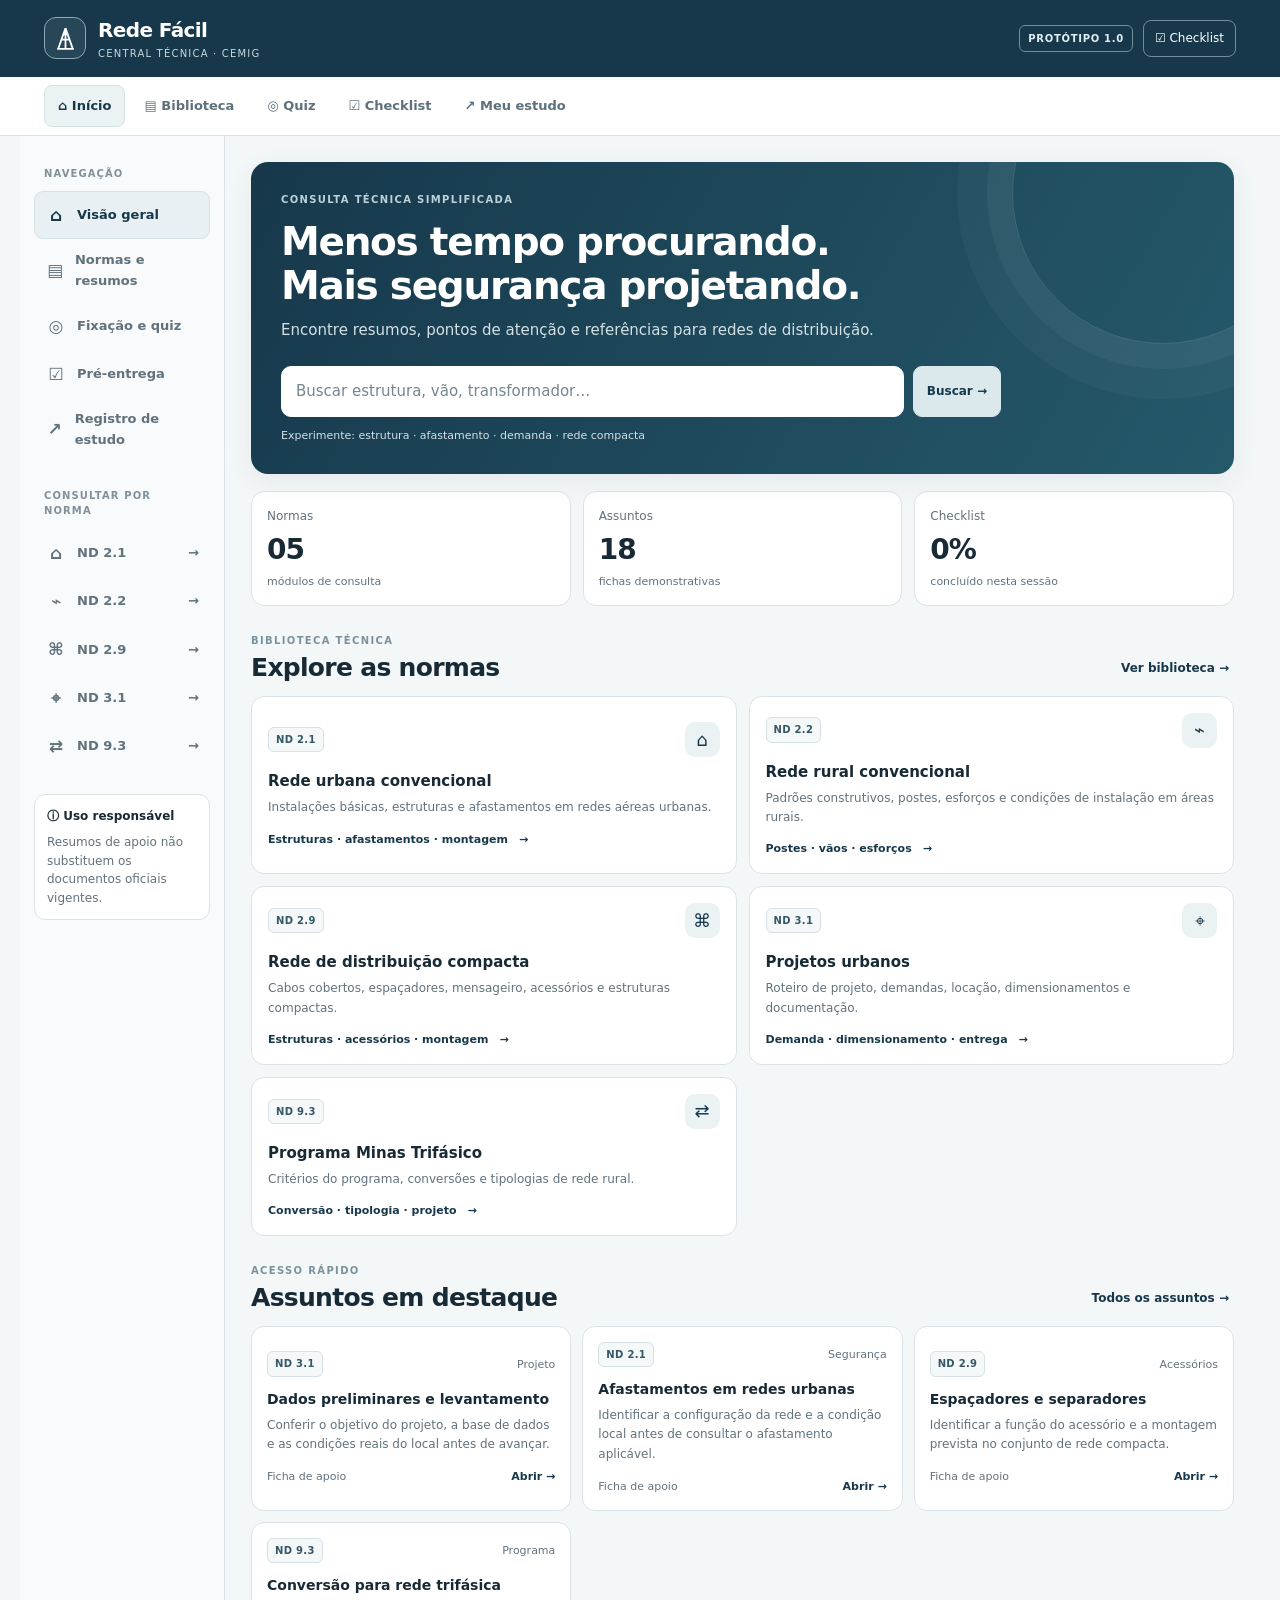
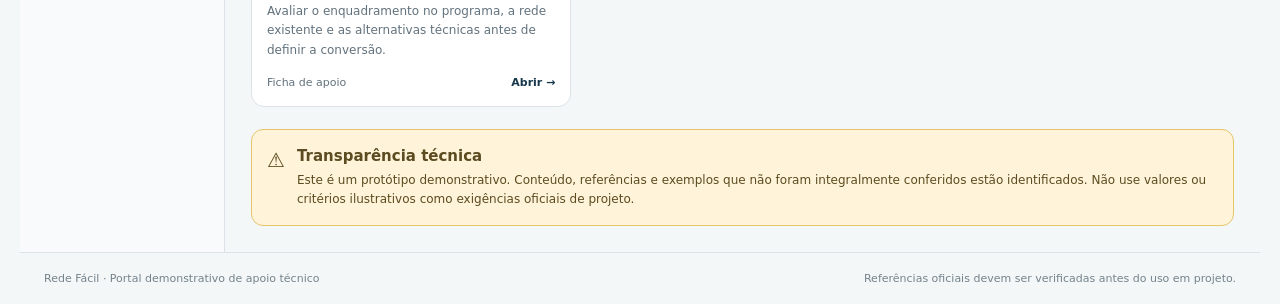
<file: public/assets/aistudio/index_9e7c9aaa.html>
<!doctype html>
<html lang="pt-BR">
<head>
<meta charset="utf-8">
<meta name="viewport" content="width=device-width, initial-scale=1">
<meta name="description" content="Rede Fácil — portal demonstrativo de apoio técnico para projetos de redes de distribuição.">
<title>Rede Fácil | Central Técnica</title>
<style>
:root{--navy:#17384b;--navy2:#214e62;--teal:#2f7d79;--ink:#172a35;--muted:#62727d;--line:#dbe3e8;--bg:#f4f7f8;--white:#fff;--pale:#eaf2f4;--amber:#fff4d9;--amberline:#e5c46c;--green:#e8f5ee;--shadow:0 8px 28px rgba(25,55,70,.07)}
*{box-sizing:border-box}html{scroll-behavior:smooth}body{margin:0;background:var(--bg);color:var(--ink);font:15px/1.55 Inter,ui-sans-serif,system-ui,-apple-system,"Segoe UI",sans-serif}button,input,select,textarea{font:inherit}button{cursor:pointer}a{color:inherit}button:focus-visible,a:focus-visible,input:focus-visible,select:focus-visible,textarea:focus-visible{outline:3px solid #82b8c2;outline-offset:2px}
.topbar{background:var(--navy);color:#fff}.topinner{max-width:1240px;margin:auto;padding:15px 24px;display:flex;align-items:center;justify-content:space-between;gap:18px}.brand{display:flex;align-items:center;gap:12px;text-decoration:none}.brandmark{width:42px;height:42px;border:1px solid #8ba9b6;border-radius:12px;display:grid;place-items:center;background:#ffffff12}.brandmark svg{width:25px}.brandname{font-size:20px;font-weight:800;letter-spacing:-.6px}.branddesc{font-size:10px;color:#c6d8df;letter-spacing:1.2px}.topright{display:flex;align-items:center;gap:10px}.version{font-size:10px;letter-spacing:.7px;font-weight:800;border:1px solid #6e8c99;padding:5px 8px;border-radius:6px;color:#e1edf1}.toplink{border:1px solid #6e8c99;background:transparent;color:#fff;padding:8px 11px;border-radius:8px;font-size:12px}
.navwrap{background:#fff;border-bottom:1px solid var(--line);position:sticky;top:0;z-index:10}.nav{max-width:1240px;margin:auto;display:flex;gap:5px;padding:8px 24px;overflow-x:auto}.nav button{white-space:nowrap;border:1px solid transparent;border-radius:8px;background:transparent;color:#5e707a;font-weight:700;font-size:13px;padding:10px 13px}.nav button.active,.nav button:hover{background:var(--pale);border-color:#d4e1e5;color:var(--navy)}
.layout{max-width:1240px;margin:auto;display:grid;grid-template-columns:205px minmax(0,1fr);min-height:calc(100vh - 120px)}.sidebar{border-right:1px solid var(--line);padding:22px 14px;background:#f8fafb}.side-label{font-size:10px;text-transform:uppercase;letter-spacing:1.1px;color:#82909a;font-weight:800;margin:8px 10px 10px}.sidebtn{display:flex;align-items:center;gap:10px;width:100%;text-align:left;padding:10px;border-radius:9px;border:1px solid transparent;background:transparent;color:#62727d;font-weight:650;font-size:13px}.sidebtn.active,.sidebtn:hover{background:#e8f0f3;border-color:#d4e1e5;color:var(--navy)}.sideico{width:22px;text-align:center;font-size:17px}.side-note{border:1px solid var(--line);border-radius:11px;padding:12px;margin-top:24px;font-size:12px;color:var(--muted);background:#fff}
main{padding:26px;min-width:0}.page{display:none}.page.active{display:block}.hero{background:linear-gradient(120deg,#17384b,#24596a);color:#fff;border-radius:17px;padding:30px;position:relative;overflow:hidden;box-shadow:var(--shadow)}.hero:after{content:"";position:absolute;right:-80px;top:-120px;width:300px;height:300px;border:1px solid #ffffff24;border-radius:50%;box-shadow:0 0 0 25px #ffffff0a,0 0 0 55px #ffffff08;pointer-events:none}.hero>*{position:relative;z-index:1}.eyebrow{font-size:10px;letter-spacing:1.35px;font-weight:850;text-transform:uppercase;color:#7b929e}.hero .eyebrow{color:#bad2dc}.hero h1{font-size:clamp(27px,4vw,39px);line-height:1.12;letter-spacing:-1.3px;max-width:600px;margin:13px 0 12px}.hero p{color:#d3e1e6;max-width:610px;margin:0}.searchbar{display:flex;gap:9px;max-width:720px;margin-top:23px}.searchbar input{flex:1;min-width:0;background:#fff;color:#172a35;border:1px solid #fff;border-radius:10px;padding:13px 14px}.searchbar input::placeholder{color:#75858d}.btn{border:1px solid var(--line);background:#fff;color:var(--ink);border-radius:9px;padding:10px 13px;font-size:12px;font-weight:750;transition:.15s}.btn:hover{border-color:#9db7c1}.btn.primary{background:var(--navy);color:#fff;border-color:var(--navy)}.hero .btn.primary{background:#dbe9ed;color:#17384b;border-color:#dbe9ed}.hint{font-size:11px;color:#d3e1e6;margin-top:10px}
.kpis{display:grid;grid-template-columns:repeat(3,1fr);gap:12px;margin:17px 0 27px}.kpi,.panel,.normcard,.topiccard{background:#fff;border:1px solid var(--line);border-radius:13px}.kpi{padding:15px}.kpi-label{font-size:12px;color:var(--muted)}.kpi-number{font-size:28px;letter-spacing:-1px;font-weight:850;margin:2px 0}.kpi-sub{font-size:11px;color:var(--muted)}
.section{margin-top:27px}.sectionhead{display:flex;justify-content:space-between;align-items:end;gap:15px;margin-bottom:13px}.sectionhead h2,.pagehead h1{font-size:25px;line-height:1.2;letter-spacing:-.7px;margin:4px 0 0}.textlink{border:0;background:transparent;color:var(--navy);font-weight:750;font-size:12px;padding:5px}.normgrid{display:grid;grid-template-columns:repeat(2,minmax(0,1fr));gap:12px}.normcard{padding:16px;text-align:left;width:100%;color:var(--ink);transition:.15s}.normcard:hover,.topiccard:hover{transform:translateY(-2px);border-color:#9ab8c2;box-shadow:var(--shadow)}.normtop{display:flex;justify-content:space-between;align-items:center}.tag{display:inline-flex;border:1px solid #d6e1e5;background:#f4f8f9;border-radius:6px;padding:4px 7px;font-size:10px;font-weight:850;letter-spacing:.3px;color:#355766}.normicon{width:35px;height:35px;display:grid;place-items:center;background:var(--pale);border-radius:10px;font-size:18px;color:var(--navy)}.normcard h3{font-size:15px;margin:13px 0 5px}.normcard p{font-size:12px;color:var(--muted);margin:0;line-height:1.6}.normfoot{font-size:11px;font-weight:750;color:var(--navy);margin-top:13px}.topicgrid{display:grid;grid-template-columns:repeat(3,minmax(0,1fr));gap:11px}.topiccard{padding:15px;text-align:left;width:100%;color:var(--ink);transition:.15s}.topicmeta{display:flex;justify-content:space-between;align-items:center;gap:8px}.topiccard h3{font-size:14px;line-height:1.35;margin:13px 0 7px}.topiccard p{font-size:12px;color:var(--muted);line-height:1.6;margin:0}.topicfoot{display:flex;justify-content:space-between;align-items:center;gap:8px;margin-top:14px;font-size:11px;color:var(--muted)}
.notice{display:flex;gap:12px;padding:15px;border:1px solid var(--amberline);background:var(--amber);border-radius:12px;margin-top:22px;color:#5c4b20}.notice strong{display:block;margin-bottom:3px}.notice p{margin:0;font-size:12px;line-height:1.6}.noticeicon{font-size:20px}
.pagehead{margin-bottom:20px}.pagehead p{color:var(--muted);margin:8px 0 0;max-width:760px}.back{border:0;background:transparent;padding:0;color:var(--muted);font-size:12px;font-weight:700;margin-bottom:17px}.filters{display:flex;flex-wrap:wrap;gap:7px;margin-bottom:15px}.chip{border:1px solid var(--line);background:#fff;border-radius:999px;padding:7px 11px;font-size:11px;font-weight:750;color:#5c6f79}.chip.active{background:#e6f0f3;border-color:#a9c5ce;color:var(--navy)}.formrow{display:grid;grid-template-columns:1fr 220px;gap:12px;margin:15px 0}.field label{display:block;font-size:11px;font-weight:800;margin-bottom:7px}.field input,.field select,.field textarea{width:100%;border:1px solid var(--line);background:#fff;border-radius:9px;padding:11px 12px;color:var(--ink)}.resultline{display:flex;justify-content:space-between;gap:12px;align-items:center;margin:18px 0 11px;font-size:13px;font-weight:800}.muted{color:var(--muted)}.small{font-size:11px}.detail{background:#fff;border:1px solid var(--line);border-radius:14px;padding:22px;margin-top:18px}.detail h2{font-size:26px;letter-spacing:-.8px;line-height:1.2;margin:12px 0 5px}.detail h3{font-size:14px;margin:0 0 8px}.detail p,.detail li{font-size:13px;line-height:1.75}.detail ul{padding-left:19px}.detailsection{margin-top:20px}.refbox{border:1px solid var(--line);background:#f8fafb;border-radius:11px;padding:14px}.refbox a{font-size:12px;font-weight:750;color:#214e62;text-underline-offset:3px}.status{font-size:11px;color:#6e5b24;background:#fff7df;border:1px solid #edda9d;border-radius:6px;padding:5px 7px;display:inline-block}.quizbox{max-width:760px}.quizhead{display:flex;justify-content:space-between;gap:12px;align-items:center}.progress{height:5px;background:#e5ecef;border-radius:99px;overflow:hidden;margin:14px 0 23px}.progress div{height:100%;background:var(--teal);width:0;transition:width .2s}.question{font-size:19px;line-height:1.45;letter-spacing:-.3px;font-weight:800;margin:0 0 16px}.answer{display:block;width:100%;text-align:left;border:1px solid var(--line);border-radius:10px;background:#fff;color:var(--ink);padding:12px;margin-top:8px;font-size:13px;line-height:1.6}.answer:hover:not(:disabled){border-color:#94b5c0}.answer.correct{background:#e9f5ee;border-color:#73b894}.answer.wrong{background:#fff0eb;border-color:#d9a193}.feedback{margin-top:15px;background:#f0f5f6;border-radius:10px;padding:13px;font-size:13px;line-height:1.65}.checkgroup{padding:18px;margin-top:12px}.checkgroup h3{margin:0;font-size:14px}.checkitem{display:flex;align-items:flex-start;gap:11px;padding:12px 0;border-bottom:1px solid #edf1f3;font-size:13px;line-height:1.55}.checkitem:last-child{border-bottom:0;padding-bottom:0}.checkitem input{accent-color:var(--teal);width:16px;height:16px;margin-top:3px;flex-shrink:0}.studyform{max-width:780px;padding:19px}.studyform .field{margin-bottom:13px}.historyitem{padding:15px;margin-top:10px}.historyitem h3{margin:10px 0 4px;font-size:14px}.empty{padding:28px;text-align:center;color:var(--muted);border:1px dashed var(--line);border-radius:12px;font-size:13px}.footer{max-width:1240px;margin:auto;padding:17px 24px;display:flex;justify-content:space-between;gap:12px;flex-wrap:wrap;color:#73828b;font-size:11px;border-top:1px solid var(--line)}
@media(max-width:850px){.layout{grid-template-columns:1fr}.sidebar{display:none}main{padding:20px}.topicgrid{grid-template-columns:repeat(2,minmax(0,1fr))}.topinner{padding:13px 18px}.nav{padding:7px 15px}}
@media(max-width:560px){main{padding:14px}.hero{padding:22px 18px}.hero h1{font-size:28px}.kpis{gap:7px}.kpi{padding:10px}.kpi-number{font-size:24px}.normgrid,.topicgrid{grid-template-columns:1fr}.formrow{grid-template-columns:1fr}.topright .version{display:none}.brandname{font-size:18px}.pagehead h1{font-size:24px}.sectionhead h2{font-size:22px}.footer{padding:15px}.detail{padding:16px}}
@media print{.topbar,.navwrap,.sidebar,.footer,.no-print,.back,.btn{display:none!important}.layout{display:block;max-width:none}.layout main{padding:0}.page{display:none!important}.page.active{display:block!important}.checkgroup,.panel{break-inside:avoid}.checkitem input{print-color-adjust:exact}}
</style>
</head>
<body>
<header class="topbar"><div class="topinner">
<a href="#" class="brand" data-view="home"><span class="brandmark"><svg viewBox="0 0 24 24" fill="none" stroke="currentColor" stroke-width="1.7"><path d="M12 2 5 22M12 2l7 20M8 13h8M9 8h6M4 22h16M12 2v20"/></svg></span><span><span class="brandname">Rede Fácil</span><span class="branddesc" style="display:block">CENTRAL TÉCNICA · CEMIG</span></span></a>
<div class="topright"><span class="version">PROTÓTIPO 1.0</span><button class="toplink" data-view="checklist">☑ Checklist</button></div>
</div></header>
<div class="navwrap"><nav class="nav" aria-label="Navegação principal"><button class="active" data-view="home">⌂ Início</button><button data-view="library">▤ Biblioteca</button><button data-view="quiz">◎ Quiz</button><button data-view="checklist">☑ Checklist</button><button data-view="study">↗ Meu estudo</button></nav></div>
<div class="layout">
<aside class="sidebar"><div class="side-label">Navegação</div>
<button class="sidebtn active" data-view="home"><span class="sideico">⌂</span>Visão geral</button><button class="sidebtn" data-view="library"><span class="sideico">▤</span>Normas e resumos</button><button class="sidebtn" data-view="quiz"><span class="sideico">◎</span>Fixação e quiz</button><button class="sidebtn" data-view="checklist"><span class="sideico">☑</span>Pré-entrega</button><button class="sidebtn" data-view="study"><span class="sideico">↗</span>Registro de estudo</button>
<div class="side-label" style="margin-top:27px">Consultar por norma</div><div id="sideNorms"></div>
<div class="side-note"><strong style="color:var(--ink)">ⓘ Uso responsável</strong><p style="margin:7px 0 0">Resumos de apoio não substituem os documentos oficiais vigentes.</p></div></aside>
<main>
<section id="page-home" class="page active">
<div class="hero"><div class="eyebrow">Consulta técnica simplificada</div><h1>Menos tempo procurando. Mais segurança projetando.</h1><p>Encontre resumos, pontos de atenção e referências para redes de distribuição.</p>
<form id="homeSearch" class="searchbar"><input id="homeQuery" placeholder="Buscar estrutura, vão, transformador…" autocomplete="off" aria-label="Buscar por assunto"><button class="btn primary" type="submit">Buscar →</button></form><div class="hint">Experimente: estrutura · afastamento · demanda · rede compacta</div></div>
<div class="kpis"><div class="kpi"><div class="kpi-label">Normas</div><div class="kpi-number">05</div><div class="kpi-sub">módulos de consulta</div></div><div class="kpi"><div class="kpi-label">Assuntos</div><div class="kpi-number" id="topicTotal">18</div><div class="kpi-sub">fichas demonstrativas</div></div><div class="kpi"><div class="kpi-label">Checklist</div><div class="kpi-number" id="checkKpi">0%</div><div class="kpi-sub">concluído nesta sessão</div></div></div>
<div class="section"><div class="sectionhead"><div><div class="eyebrow">Biblioteca técnica</div><h2>Explore as normas</h2></div><button class="textlink" data-view="library">Ver biblioteca →</button></div><div class="normgrid" id="normGrid"></div></div>
<div class="section"><div class="sectionhead"><div><div class="eyebrow">Acesso rápido</div><h2>Assuntos em destaque</h2></div><button class="textlink" data-view="library">Todos os assuntos →</button></div><div class="topicgrid" id="featuredGrid"></div></div>
<div class="notice"><span class="noticeicon">⚠</span><div><strong>Transparência técnica</strong><p>Este é um protótipo demonstrativo. Conteúdo, referências e exemplos que não foram integralmente conferidos estão identificados. Não use valores ou critérios ilustrativos como exigências oficiais de projeto.</p></div></div>
</section>
<section id="page-library" class="page"><button class="back" data-view="home">← Início</button><div class="pagehead"><div class="eyebrow">Biblioteca de referência</div><h1>Normas e resumos</h1><p>Filtre por norma, pesquise um assunto ou abra uma ficha para consultar pontos de atenção, erros frequentes e referências para validação.</p></div>
<div class="filters" id="filterChips"></div><div class="formrow"><div class="field"><label for="libraryQuery">Buscar assunto</label><input id="libraryQuery" placeholder="Ex.: aterramento, estrutura, demanda…"></div><div class="field"><label for="librarySort">Organizar resultados</label><select id="librarySort"><option value="norm">Por norma</option><option value="topic">Por assunto</option></select></div></div>
<div class="resultline"><span>Resultados</span><span class="muted" id="resultCount">18 fichas</span></div><div id="libraryGrid" class="topicgrid"></div><div id="libraryEmpty" class="empty" hidden>Nenhum resultado encontrado. Tente outro termo ou selecione outra norma.</div><div id="detail" class="detail" hidden></div></section>
<section id="page-quiz" class="page"><button class="back" data-view="home">← Início</button><div class="pagehead"><div class="eyebrow">Treinamento contínuo</div><h1>Fixação e quiz</h1><p>Treine o raciocínio de projeto com perguntas curtas e explicações após cada resposta.</p></div><div class="panel quizbox" style="padding:20px"><div class="quizhead"><span class="tag" id="quizNorm">CONCEITOS GERAIS</span><span class="muted small" id="quizCount">1/8</span></div><div class="progress"><div id="quizProgress"></div></div><h2 id="quizQuestion" class="question"></h2><div id="quizOptions"></div><div id="quizFeedback" class="feedback" hidden></div><button id="quizNext" class="btn primary" style="width:100%;margin-top:15px" hidden>Próxima pergunta →</button><div id="quizEnd" hidden style="text-align:center;padding:15px 0"><h2 id="quizScore" style="font-size:27px"></h2><p class="muted">Revise os temas em que errou e tente novamente.</p><button id="quizRestart" class="btn primary">Refazer quiz</button></div></div><div class="notice"><span class="noticeicon">ⓘ</span><div><strong>Quiz didático</strong><p>As perguntas são exercícios de raciocínio. Não são questões oficiais da CEMIG nem substituem a leitura dos critérios normativos.</p></div></div></section>
<section id="page-checklist" class="page"><button class="back" data-view="home">← Início</button><div class="pagehead"><div class="eyebrow">Conferência de projeto</div><h1>Checklist pré-entrega</h1><p>Marque os pontos conferidos para acompanhar a revisão do projeto. A lista é auxiliar e deve ser adaptada ao tipo de obra.</p></div><div class="panel" style="padding:17px"><div style="display:flex;justify-content:space-between;align-items:center;gap:12px"><div><strong id="checkCount">0 de 12 itens</strong><div class="muted small">Progresso desta sessão</div></div><button id="checkReset" class="btn">Limpar</button></div><div class="progress"><div id="checkProgress"></div></div></div><div id="checkGroups"></div><div class="panel" style="padding:17px;margin-top:14px"><strong>Antes de liberar</strong><p class="muted" style="font-size:13px">A aprovação depende dos critérios oficiais aplicáveis, da revisão normativa, dos dados de campo e da validação técnica exigida pelo processo da empresa.</p><button id="printChecklist" class="btn primary">Imprimir / salvar em PDF</button></div></section>
<section id="page-study" class="page"><button class="back" data-view="home">← Início</button><div class="pagehead"><div class="eyebrow">Desenvolvimento técnico</div><h1>Meu estudo</h1><p>Registre o que estudou, as referências confirmadas e as dúvidas a resolver.</p></div><form id="studyForm" class="panel studyform"><div class="field"><label for="studyNorm">Norma</label><select id="studyNorm"></select></div><div class="field"><label for="studySubject">Assunto estudado</label><input id="studySubject" required placeholder="Ex.: seleção de estruturas"></div><div class="field"><label for="studyRef">Referência conferida</label><input id="studyRef" placeholder="Item, página, desenho e revisão"></div><div class="field"><label for="studyNotes">Resumo e dúvidas</label><textarea id="studyNotes" rows="3" placeholder="O que aprendeu? O que precisa confirmar?"></textarea></div><button class="btn primary" type="submit">Registrar estudo</button><p class="muted small">Os registros ficam apenas na sessão atual do navegador e não são enviados para um banco de dados externo.</p></form><div class="section"><div class="sectionhead"><h2>Histórico da sessão</h2><span class="muted small" id="historyCount">0 registros</span></div><div id="historyList"></div></div></section>
</main></div>
<footer class="footer"><span>Rede Fácil · Portal demonstrativo de apoio técnico</span><span>Referências oficiais devem ser verificadas antes do uso em projeto.</span></footer>
<script>
const NORMS=[
{id:"ND 2.1",title:"Rede urbana convencional",desc:"Instalações básicas, estruturas e afastamentos em redes aéreas urbanas.",icon:"⌂",focus:"Estruturas · afastamentos · montagem",url:"https://www.cemig.com.br/wp-content/uploads/2025/10/nd-2-1-instalacoes-basicas-de-redes-de-distribuicao-aereas-urbanas.pdf",status:"Revisão vigente a confirmar"},
{id:"ND 2.2",title:"Rede rural convencional",desc:"Padrões construtivos, postes, esforços e condições de instalação em áreas rurais.",icon:"⌁",focus:"Postes · vãos · esforços",url:"https://www.cemig.com.br/wp-content/uploads/2025/10/nd_2_2.pdf",status:"Revisão vigente a confirmar"},
{id:"ND 2.9",title:"Rede de distribuição compacta",desc:"Cabos cobertos, espaçadores, mensageiro, acessórios e estruturas compactas.",icon:"⌘",focus:"Estruturas · acessórios · montagem",url:"https://www.cemig.com.br/wp-content/uploads/2025/10/ND_2-9-Instalacoes_Basicas_RD_Compactas.pdf",status:"Revisão vigente a confirmar"},
{id:"ND 3.1",title:"Projetos urbanos",desc:"Roteiro de projeto, demandas, locação, dimensionamentos e documentação.",icon:"⌖",focus:"Demanda · dimensionamento · entrega",url:"https://www.cemig.com.br/wp-content/uploads/2025/10/ND_3_1_2025.pdf",status:"Edição de julho de 2025 identificada; vigência a confirmar"},
{id:"ND 9.3",title:"Programa Minas Trifásico",desc:"Critérios do programa, conversões e tipologias de rede rural.",icon:"⇄",focus:"Conversão · tipologia · projeto",url:"https://www.cemig.com.br/wp-content/uploads/2025/10/ND-9.3-programa-minas-trifasico.pdf",status:"Revisão vigente a confirmar"}
];
const TOPICS=[
{id:1,n:"ND 2.1",title:"Afastamentos em redes urbanas",cat:"Segurança",ref:"Capítulo 3 da edição consultada; item, tabela e desenho exatos a conferir na revisão aplicável.",summary:"Identificar a configuração da rede e a condição local antes de consultar o afastamento aplicável.",check:["Conferir a tensão e a configuração da rede.","Identificar a situação do afastamento e o desenho pertinente.","Validar o valor na tabela oficial vigente."],error:"Usar de memória um valor de outra configuração ou tratar uma situação específica como regra universal.",tags:"distância afastamento segurança altura"},
{id:2,n:"ND 2.1",title:"Seleção de estruturas urbanas",cat:"Estruturas",ref:"Desenhos de estruturas da ND 2.1; código e página a confirmar.",summary:"Escolher a estrutura conforme a geometria do trecho, os esforços e as condições de aplicação do padrão.",check:["Conferir alinhamento e ângulo do trecho.","Avaliar esforços e condição de montagem.","Comparar a solução com o desenho completo."],error:"Selecionar a estrutura apenas pela aparência ou pelo uso em um projeto anterior.",tags:"poste estrutura alinhamento esforço"},
{id:3,n:"ND 2.1",title:"Materiais e montagem",cat:"Materiais",ref:"Desenho construtivo e lista de materiais correspondentes na ND 2.1.",summary:"Compatibilizar o conjunto de materiais com a estrutura selecionada e com a montagem prevista.",check:["Conferir componentes e quantidades.","Verificar compatibilidade do conjunto.","Confirmar a lista de materiais correspondente."],error:"Copiar a lista de outro projeto sem conferir a configuração.",tags:"material montagem lista acessórios"},
{id:4,n:"ND 2.2",title:"Vãos e condições do terreno",cat:"Vãos",ref:"Critérios de projeto e desenhos aplicáveis da ND 2.2; valores a validar.",summary:"Avaliar a geometria do traçado, as condições do terreno e a compatibilidade mecânica dos vãos.",check:["Conferir levantamento e perfil do terreno.","Avaliar condutores, esforços e condições de montagem.","Confirmar os limites aplicáveis na norma."],error:"Considerar o comprimento do vão isoladamente, sem avaliar as demais condições.",tags:"vão terreno perfil flecha rural"},
{id:5,n:"ND 2.2",title:"Postes e esforços mecânicos",cat:"Postes",ref:"Gráficos de utilização e desenhos de estruturas da ND 2.2; item exato a confirmar.",summary:"Verificar os esforços atuantes e a aplicação da estrutura antes de especificar o poste.",check:["Identificar as condições do trecho.","Verificar os esforços e o conjunto estrutural.","Conferir a aplicação na tabela ou desenho oficial."],error:"Escolher o poste somente pela altura ou repetir a especificação sem verificar os esforços.",tags:"poste esforço mecânico ancoragem"},
{id:6,n:"ND 2.2",title:"Condutores e neutro",cat:"Condutores",ref:"Notas gerais e tabelas de condutores da edição aplicável da ND 2.2.",summary:"Conferir o tipo e a seção do condutor e sua compatibilidade com a configuração projetada.",check:["Identificar sistema e configuração elétrica.","Conferir condutor, neutro e aplicação prevista.","Validar o padrão e os critérios de dimensionamento."],error:"Escolher uma seção por semelhança com outro projeto sem validar a aplicação.",tags:"condutor neutro seção cabo"},
{id:7,n:"ND 2.9",title:"Espaçadores e separadores",cat:"Acessórios",ref:"Terminologia e desenhos construtivos da ND 2.9; desenho específico a confirmar.",summary:"Identificar a função do acessório e a montagem prevista no conjunto de rede compacta.",check:["Confirmar o tipo de rede compacta.","Conferir função e aplicação do acessório.","Verificar o desenho e os componentes associados."],error:"Selecionar um acessório sem conferir o desenho e a compatibilidade do conjunto.",tags:"espaçador separador acessório"},
{id:8,n:"ND 2.9",title:"Cabos cobertos e mensageiro",cat:"Condutores",ref:"Terminologia e detalhes de montagem da ND 2.9; item e desenho exatos a confirmar.",summary:"Conferir a função dos cabos e os detalhes de sustentação e fixação previstos no padrão.",check:["Identificar os componentes do sistema.","Conferir sustentação e montagem.","Validar o padrão completo na norma."],error:"Tratar cabo coberto como cabo plenamente isolado ou ignorar a função do mensageiro.",tags:"cabo coberto mensageiro amarração"},
{id:9,n:"ND 2.9",title:"Estruturas de rede compacta",cat:"Estruturas",ref:"Desenhos de estruturas e tabelas de aplicação da ND 2.9; revisão a confirmar.",summary:"Selecionar o conjunto construtivo correspondente às condições de alinhamento, ancoragem e montagem.",check:["Verificar a geometria do trecho.","Conferir esforços e condições de aplicação.","Validar o desenho completo e os materiais."],error:"Misturar acessórios ou desenhos de rede convencional com os de rede compacta.",tags:"estrutura compacta braço ancoragem"},
{id:10,n:"ND 3.1",title:"Dados preliminares e levantamento",cat:"Projeto",ref:"Capítulo 1 do roteiro, p. 13 da edição de julho de 2025 identificada; confirmar edição.",summary:"Conferir o objetivo do projeto, a base de dados e as condições reais do local antes de avançar.",check:["Identificar objetivo e escopo.","Conferir planta, cadastro e levantamento.","Registrar divergências encontradas em campo."],error:"Iniciar a solução sem verificar se os dados de campo correspondem ao cadastro.",tags:"levantamento campo cadastro planta"},
{id:11,n:"ND 3.1",title:"Demanda e dimensionamento elétrico",cat:"Dimensionamento",ref:"Capítulo 2 do roteiro, p. 14, e capítulos específicos de demanda e dimensionamento; confirmar edição.",summary:"Analisar a demanda e aplicar os critérios elétricos correspondentes à configuração da rede.",check:["Confirmar a demanda e as condições de atendimento.","Verificar condutores e queda de tensão.","Consultar os critérios de proteção e dimensionamento aplicáveis."],error:"Definir condutor ou solução elétrica sem validar demanda e critérios de dimensionamento.",tags:"demanda carga queda tensão condutor"},
{id:12,n:"ND 3.1",title:"Locação de postes",cat:"Locação",ref:"Capítulo 3 do roteiro, p. 14, e capítulo específico de locação, p. 21, na edição consultada; confirmar edição.",summary:"Compatibilizar a posição dos postes com o traçado, as condições de campo e as estruturas previstas.",check:["Conferir traçado e interferências.","Validar posição e condições dos postes.","Compatibilizar locação com os desenhos de projeto."],error:"Locar postes sem considerar interferências ou condições reais do local.",tags:"locação poste traçado interferência"},
{id:13,n:"ND 3.1",title:"Dimensionamento mecânico",cat:"Dimensionamento",ref:"Capítulo 5 do roteiro, p. 14, e capítulo específico de dimensionamento mecânico, p. 58, conforme edição consultada.",summary:"Conferir esforços, estruturas e postes considerando a situação projetada e os critérios aplicáveis.",check:["Identificar condições mecânicas do trecho.","Validar esforços e estruturas.","Conferir poste e conjunto construtivo."],error:"Usar a estrutura mais comum sem verificar as condições mecânicas do local.",tags:"esforço poste estrutura mecânico"},
{id:14,n:"ND 3.1",title:"Materiais e apresentação",cat:"Documentação",ref:"Capítulo 6 do roteiro, p. 15, e capítulo de materiais e orçamento; capítulo 7 para apresentação, na edição consultada.",summary:"Conferir a consistência entre desenhos, cálculos, lista de materiais e documentação de entrega.",check:["Compatibilizar desenhos e materiais.","Conferir quantidades e orçamento.","Revisar os documentos e formulários de entrega."],error:"Finalizar o desenho sem cruzar materiais, orçamento e documentação.",tags:"orçamento materiais desenho entrega NS"},
{id:15,n:"ND 9.3",title:"Conversão para rede trifásica",cat:"Programa",ref:"Capítulo 6 da ND 9.3 consultada; seção de conversões de redes, p. 6-1 indicada no documento. Revisão vigente a confirmar.",summary:"Avaliar o enquadramento no programa, a rede existente e as alternativas técnicas antes de definir a conversão.",check:["Confirmar o escopo do programa.","Avaliar a configuração da rede existente.","Verificar tipologia e critérios complementares aplicáveis."],error:"Tratar a conversão como mera troca de condutores sem avaliar o conjunto da solução.",tags:"minas trifásico conversão monofásica rural"},
{id:16,n:"ND 9.3",title:"Escolha da tipologia rural",cat:"Tipologia",ref:"Capítulo 6, seção de escolha da tipologia, p. 6-1 indicada na ND 9.3 consultada; revisão vigente a confirmar.",summary:"Identificar as condições da obra e conferir os critérios do programa para selecionar a tipologia.",check:["Confirmar se a obra se enquadra no programa.","Avaliar as condições do traçado e da área.","Consultar a norma de instalação correspondente."],error:"Escolher a tipologia por preferência sem conferir as condições de aplicação.",tags:"tipologia rural convencional compacta"},
{id:17,n:"ND 9.3",title:"Projeto rural e normas complementares",cat:"Projeto",ref:"Capítulo 6, seções de projetos convencionais e compactos; referências a ND 2.2 e ND 3.2 na edição consultada.",summary:"Usar a norma do programa em conjunto com as normas específicas da tipologia e do projeto.",check:["Identificar a tipologia da obra.","Localizar as normas complementares citadas.","Conferir os critérios de projeto e instalação."],error:"Usar automaticamente critérios de projeto urbano em um projeto rural.",tags:"ND 3.2 projeto rural PRORDR"},
{id:18,n:"ND 9.3",title:"Aterramento e continuidade",cat:"Segurança",ref:"Capítulo 7, seção de aterramento, p. 7-1 indicada na ND 9.3 consultada; requisitos detalhados a confirmar.",summary:"Conferir os requisitos de aterramento e continuidade aplicáveis à configuração projetada.",check:["Identificar a configuração e o padrão de rede.","Consultar os requisitos oficiais de aterramento.","Validar os detalhes de montagem e interligação."],error:"Presumir que o aterramento de qualquer tipologia segue o mesmo arranjo sem conferir o padrão.",tags:"aterramento neutro continuidade segurança"}
];
const QUIZ=[
{n:"ND 3.1",q:"Qual sequência é mais adequada para iniciar um projeto urbano?",a:["Definir poste e estrutura antes do levantamento.","Obter os dados preliminares, avaliar a demanda e seguir para locação e dimensionamentos.","Preparar o orçamento antes de definir a solução."],c:1,e:"O roteiro de projeto consultado organiza levantamento, demanda, locação, dimensionamentos, orçamento e apresentação."},
{n:"ND 2.1",q:"Antes de aplicar um afastamento em uma rede urbana, o que fazer?",a:["Usar o valor que costuma ser aplicado em outros projetos.","Confirmar configuração, condição local e referência normativa aplicável.","Escolher a distância visualmente no desenho."],c:1,e:"O valor precisa ser confirmado na tabela e no desenho correspondentes à situação real e à revisão aplicável."},
{n:"ND 2.2",q:"O que deve orientar a escolha de um poste rural?",a:["Somente a altura do poste.","O modelo usado no projeto anterior.","Condições do trecho, esforços e aplicação prevista na norma."],c:2,e:"A escolha deve ser compatível com as condições reais e com os critérios mecânicos e construtivos."},
{n:"ND 2.9",q:"Como selecionar um acessório de rede compacta?",a:["Verificar função, desenho construtivo e compatibilidade do conjunto.","Escolher o que estiver disponível sem conferir aplicação.","Usar automaticamente o acessório da rede convencional."],c:0,e:"Os componentes devem corresponder ao padrão construtivo e às condições de aplicação da rede compacta."},
{n:"ND 3.1",q:"O levantamento aponta transformador monofásico, mas a solução solicitada é trifásica. Qual é a conduta correta?",a:["Assumir que o transformador existente atende.","Avaliar a configuração elétrica e validar a solução e as adequações necessárias.","Alterar apenas o desenho dos condutores."],c:1,e:"A solução precisa considerar a rede e o transformador existentes e os critérios técnicos de atendimento."},
{n:"ND 3.1",q:"Qual prática ajuda a reduzir inconsistências antes da entrega?",a:["Conferir somente a prancha final.","Reutilizar o projeto antigo sem atualizar os dados.","Cruzar levantamento, dimensionamentos, desenhos, materiais e documentação."],c:2,e:"A conferência cruzada ajuda a encontrar divergências entre dados, solução e documentos."},
{n:"ND 9.3",q:"Em uma obra candidata ao Minas Trifásico, o que deve ser verificado?",a:["Enquadramento no programa, tipologia e normas complementares aplicáveis.","Somente o comprimento da rede.","Apenas a quantidade de postes."],c:0,e:"O escopo e os critérios específicos do programa devem ser conferidos antes de concluir a solução."},
{n:"Todas",q:"Como registrar uma referência técnica de forma rastreável?",a:["Anotar somente um resumo.","Registrar norma, revisão, item, página ou desenho e condição de aplicação.","Guardar uma captura de tela sem indicar a origem."],c:1,e:"A rastreabilidade permite localizar e validar o critério na fonte oficial."}
];
const CHECKS=[
{title:"1. Levantamento e dados",items:["Objetivo, escopo e tipo de obra identificados.","Cadastro, planta e condições de campo conferidos.","Traçado, interferências, postes e rede existente verificados."]},
{title:"2. Solução e dimensionamento",items:["Configuração da rede e transformador compatíveis com a solução.","Demanda e critérios de dimensionamento elétrico conferidos.","Estruturas, esforços, postes e condições de aplicação verificados.","Afastamentos e requisitos de segurança validados na norma aplicável."]},
{title:"3. Materiais e documentação",items:["Tipologia e normas complementares identificadas.","Desenhos e estruturas compatibilizados com a solução.","Materiais e quantidades conferidos com os desenhos.","Orçamento e documentos de entrega revisados.","Revisão normativa e referências oficiais conferidas."]}
];
const $=id=>document.getElementById(id);let currentView="home",filter="Todas",query="",selectedTopic=null,qIndex=0,qScore=0,qAnswered=false;const checked=new Set(),studyHistory=[];
function esc(s){return String(s).replace(/[&<>"']/g,c=>({"&":"&amp;","<":"&lt;",">":"&gt;",'"':"&quot;","'":"&#39;"}[c]));}
function norm(id){return NORMS.find(n=>n.id===id)||NORMS[0]}
function go(view){currentView=view;document.querySelectorAll(".page").forEach(p=>p.classList.toggle("active",p.id==="page-"+view));document.querySelectorAll("[data-view]").forEach(b=>b.classList.toggle("active",b.dataset.view===view));if(view==="library")renderLibrary();if(view==="quiz")renderQuiz();if(view==="checklist")renderChecks();if(view==="study")renderHistory();window.scrollTo({top:0,behavior:"smooth"});}
document.querySelectorAll("[data-view]").forEach(b=>b.addEventListener("click",e=>{e.preventDefault();go(b.dataset.view)}));
function normCard(n){return `<button class="normcard" data-norm="${esc(n.id)}"><div class="normtop"><span class="tag">${esc(n.id)}</span><span class="normicon">${n.icon}</span></div><h3>${esc(n.title)}</h3><p>${esc(n.desc)}</p><div class="normfoot">${esc(n.focus)}　→</div></button>`}
function topicCard(t){return `<button class="topiccard" data-topic="${t.id}"><div class="topicmeta"><span class="tag">${esc(t.n)}</span><span class="muted small">${esc(t.cat)}</span></div><h3>${esc(t.title)}</h3><p>${esc(t.summary)}</p><div class="topicfoot"><span>Ficha de apoio</span><strong style="color:var(--navy)">Abrir →</strong></div></button>`}
function bindCards(){document.querySelectorAll("[data-topic]").forEach(b=>b.addEventListener("click",()=>showDetail(+b.dataset.topic)));document.querySelectorAll("[data-norm]").forEach(b=>b.addEventListener("click",()=>{filter=b.dataset.norm;query="";$("libraryQuery").value="";go("library");renderLibrary()}));}
function initHome(){$("normGrid").innerHTML=NORMS.map(normCard).join("");$("sideNorms").innerHTML=NORMS.map(n=>`<button class="sidebtn" data-norm="${esc(n.id)}"><span class="sideico">${n.icon}</span>${esc(n.id)} <span style="margin-left:auto">→</span></button>`).join("");$("studyNorm").innerHTML=NORMS.map(n=>`<option>${esc(n.id)}</option>`).join("");$("featuredGrid").innerHTML=[TOPICS[9],TOPICS[0],TOPICS[6],TOPICS[14]].map(topicCard).join("");bindCards();}
function renderLibrary(){const q=query.trim().toLocaleLowerCase("pt-BR");let list=TOPICS.filter(t=>(filter==="Todas"||t.n===filter)&&[t.title,t.n,t.cat,t.summary,t.error,t.tags,t.ref].join(" ").toLocaleLowerCase("pt-BR").includes(q));if($("librarySort").value==="topic")list.sort((a,b)=>a.title.localeCompare(b.title,"pt-BR"));else list.sort((a,b)=>NORMS.findIndex(n=>n.id===a.n)-NORMS.findIndex(n=>n.id===b.n)||a.id-b.id);$("filterChips").innerHTML=["Todas",...NORMS.map(n=>n.id)].map(n=>`<button class="chip ${filter===n?"active":""}" data-filter="${esc(n)}">${esc(n)}</button>`).join("");$("libraryGrid").innerHTML=list.map(topicCard).join("");$("resultCount").textContent=list.length+" ficha"+(list.length===1?"":"s");$("libraryEmpty").hidden=list.length>0;$("detail").hidden=true;document.querySelectorAll("[data-filter]").forEach(b=>b.addEventListener("click",()=>{filter=b.dataset.filter;renderLibrary()}));bindCards();}
function showDetail(id){const t=TOPICS.find(x=>x.id===id);if(!t)return;selectedTopic=t;const n=norm(t.n);$("detail").hidden=false;$("detail").innerHTML=`<button class="back" id="detailBack">← Voltar aos resultados</button><div style="display:flex;justify-content:space-between;gap:14px;align-items:start"><div><span class="tag">${esc(t.n)}</span><h2>${esc(t.title)}</h2><p class="muted" style="font-size:12px;margin:0">${esc(t.cat)} · Ficha de apoio</p></div><span class="normicon">${n.icon}</span></div><div class="notice" style="margin-top:18px"><span class="noticeicon">ⓘ</span><div><strong>Conteúdo de apoio</strong><p>Este resumo não é uma transcrição normativa integral. Confirme os requisitos na revisão oficial aplicável.</p></div></div><div class="detailsection"><h3>Resumo rápido</h3><p>${esc(t.summary)}</p></div><div class="detailsection"><h3>Pontos para conferir</h3><ul>${t.check.map(c=>`<li>${esc(c)}</li>`).join("")}</ul></div><div class="detailsection" style="border-left:3px solid #c47a4d;background:#fff8f1;padding:13px;border-radius:0 9px 9px 0"><h3>Erro recorrente a evitar</h3><p style="margin:0">${esc(t.error)}</p></div><div class="detailsection refbox"><h3>Referência para validação</h3><p>${esc(t.ref)}</p><p class="small muted">Situação documental: ${esc(n.status)}. Confirmar revisão, item, página e desenho antes de usar como critério de projeto.</p><a href="${esc(n.url)}" target="_blank" rel="noopener noreferrer">Abrir documento de referência no portal da CEMIG ↗</a><p class="small muted">O link direciona a um arquivo publicado no portal, mas a vigência deve ser confirmada no portal oficial.</p></div><button class="btn primary" id="detailQuiz" style="width:100%;margin-top:18px">Praticar quiz →</button>`;$("detailBack").onclick=()=>$("detail").hidden=true;$("detailQuiz").onclick=()=>go("quiz");$("detail").scrollIntoView({behavior:"smooth",block:"start"});}
$("homeSearch").addEventListener("submit",e=>{e.preventDefault();query=$("homeQuery").value;filter="Todas";$("libraryQuery").value=query;go("library");renderLibrary()});$("libraryQuery").addEventListener("input",e=>{query=e.target.value;renderLibrary()});$("librarySort").addEventListener("change",renderLibrary);
function renderQuiz(){const q=QUIZ[qIndex];$("quizEnd").hidden=true;if(!q){$("quizQuestion").textContent="Desafio concluído";$("quizNorm").textContent="RESULTADO";$("quizOptions").innerHTML="";$("quizFeedback").hidden=true;$("quizNext").hidden=true;$("quizEnd").hidden=false;$("quizScore").textContent=`${qScore} de ${QUIZ.length} acertos`;$("quizProgress").style.width="100%";$("quizCount").textContent=QUIZ.length+"/"+QUIZ.length;return;}qAnswered=false;$("quizCount").textContent=(qIndex+1)+"/"+QUIZ.length;$("quizNorm").textContent=q.n.toUpperCase();$("quizProgress").style.width=(qIndex/QUIZ.length*100)+"%";$("quizQuestion").textContent=q.q;$("quizFeedback").hidden=true;$("quizNext").hidden=true;$("quizOptions").innerHTML=q.a.map((a,i)=>`<button class="answer" data-answer="${i}">${String.fromCharCode(65+i)}. ${esc(a)}</button>`).join("");document.querySelectorAll("[data-answer]").forEach(b=>b.addEventListener("click",()=>{if(qAnswered)return;qAnswered=true;const a=+b.dataset.answer;if(a===q.c)qScore++;document.querySelectorAll("[data-answer]").forEach(x=>{x.disabled=true;const j=+x.dataset.answer;if(j===q.c)x.classList.add("correct");else if(j===a)x.classList.add("wrong")});$("quizFeedback").textContent=(a===q.c?"Resposta correta. ":"Revise este ponto. ")+q.e;$("quizFeedback").hidden=false;$("quizNext").textContent=qIndex===QUIZ.length-1?"Ver resultado →":"Próxima pergunta →";$("quizNext").hidden=false;}));}
$("quizNext").addEventListener("click",()=>{qIndex++;renderQuiz()});$("quizRestart").addEventListener("click",()=>{qIndex=0;qScore=0;renderQuiz()});
function renderChecks(){let id=0;$("checkGroups").innerHTML=CHECKS.map(g=>`<div class="panel checkgroup"><h3>${esc(g.title)}</h3>${g.items.map(text=>{const k=id++;return `<label class="checkitem"><input type="checkbox" data-check="${k}" ${checked.has(k)?"checked":""}><span>${esc(text)}</span></label>`}).join("")}</div>`).join("");document.querySelectorAll("[data-check]").forEach(b=>b.addEventListener("change",()=>{const k=+b.dataset.check;if(b.checked)checked.add(k);else checked.delete(k);updateCheckProgress()}));updateCheckProgress();}
function updateCheckProgress(){const total=CHECKS.reduce((a,g)=>a+g.items.length,0),num=checked.size,p=Math.round(num/total*100);$("checkCount").textContent=`${num} de ${total} itens`;$("checkProgress").style.width=p+"%";$("checkKpi").textContent=p+"%";}
$("checkReset").addEventListener("click",()=>{checked.clear();renderChecks()});$("printChecklist").addEventListener("click",()=>window.print());
$("studyForm").addEventListener("submit",e=>{e.preventDefault();studyHistory.unshift({n:$("studyNorm").value,subject:$("studySubject").value.trim(),ref:$("studyRef").value.trim(),notes:$("studyNotes").value.trim(),date:new Date().toLocaleDateString("pt-BR")});$("studySubject").value="";$("studyRef").value="";$("studyNotes").value="";renderHistory()});
function renderHistory(){$("historyCount").textContent=studyHistory.length+" registro"+(studyHistory.length===1?"":"s");$("historyList").innerHTML=studyHistory.length?studyHistory.map(h=>`<div class="panel historyitem"><div style="display:flex;justify-content:space-between;gap:12px;align-items:center"><span class="tag">${esc(h.n)}</span><span class="muted small">${esc(h.date)}</span></div><h3>${esc(h.subject)}</h3>${h.ref?`<p class="muted small">Referência: ${esc(h.ref)}</p>`:""}${h.notes?`<p style="font-size:13px">${esc(h.notes)}</p>`:""}</div>`).join(""):`<div class="empty">Seu histórico aparecerá aqui quando você registrar o primeiro estudo.</div>`;}
initHome();renderLibrary();renderChecks();renderQuiz();renderHistory();
</script>
</body>
</html>
</file>
